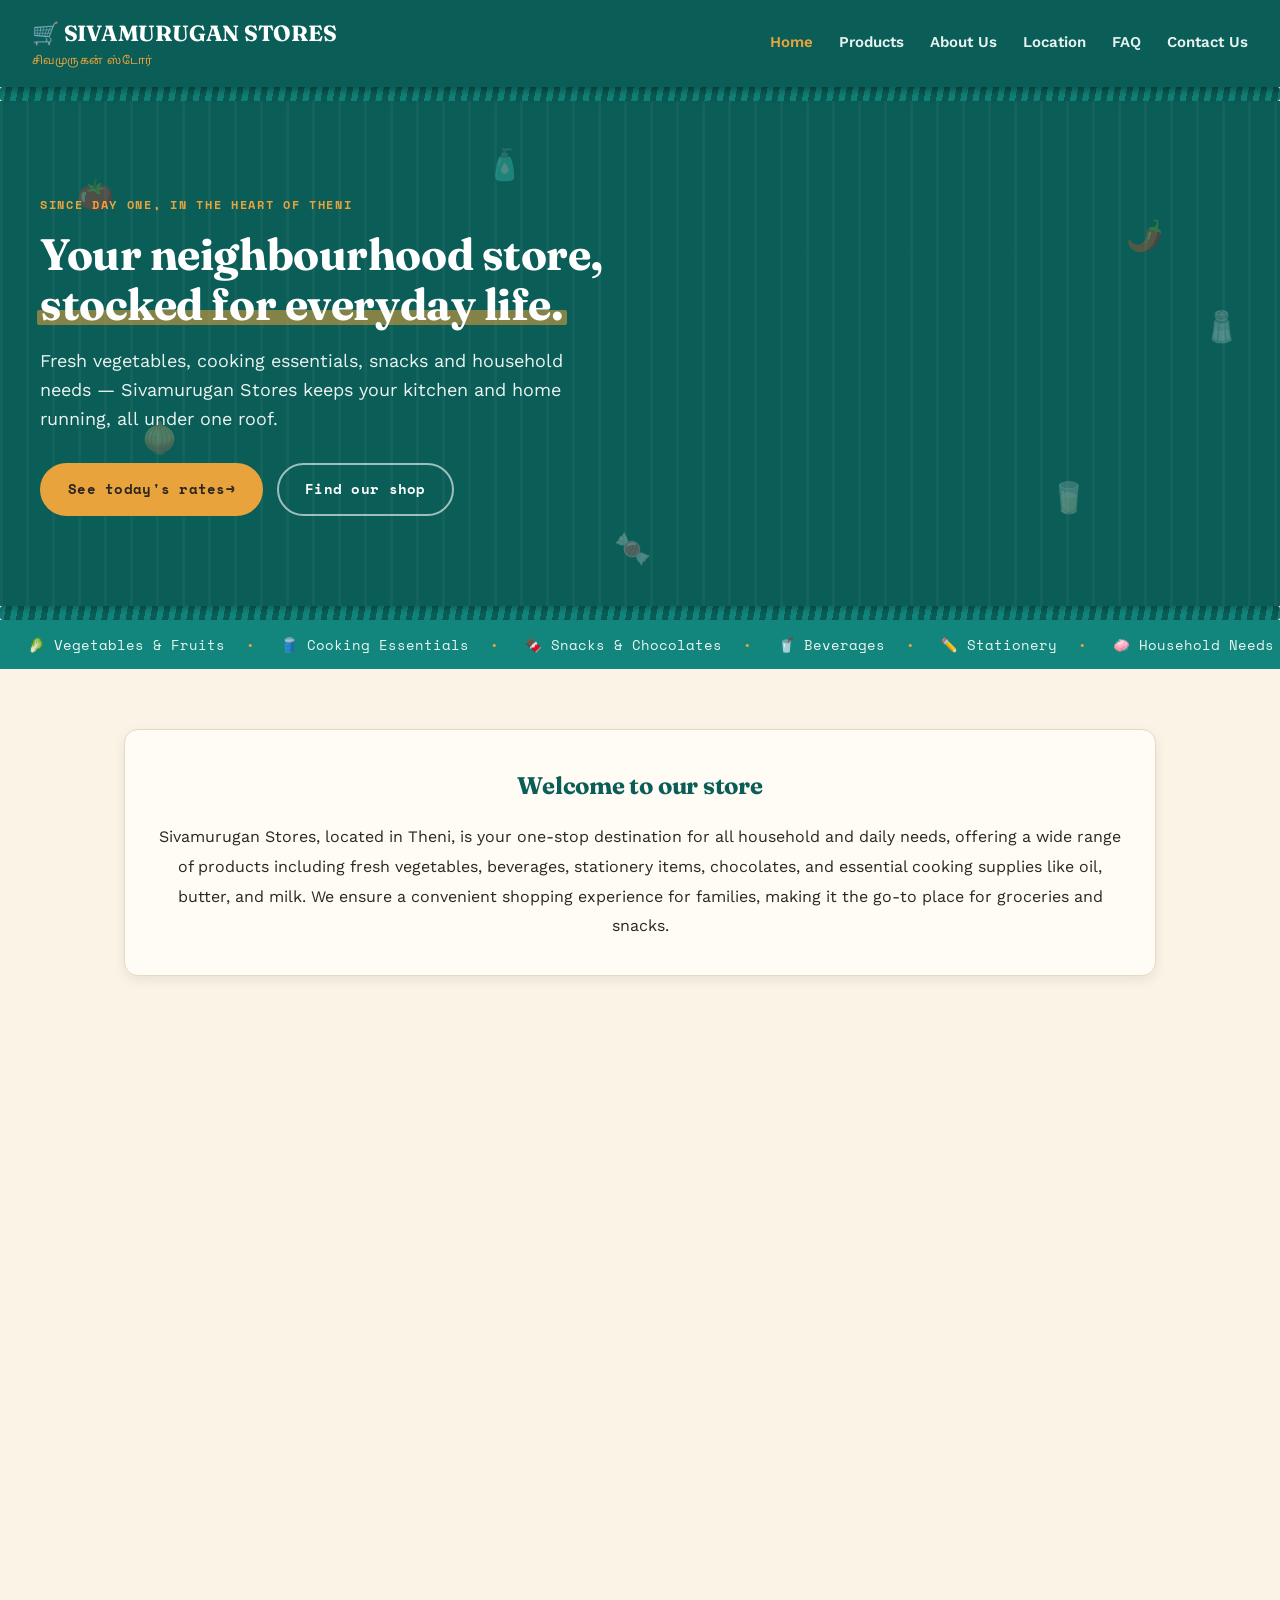
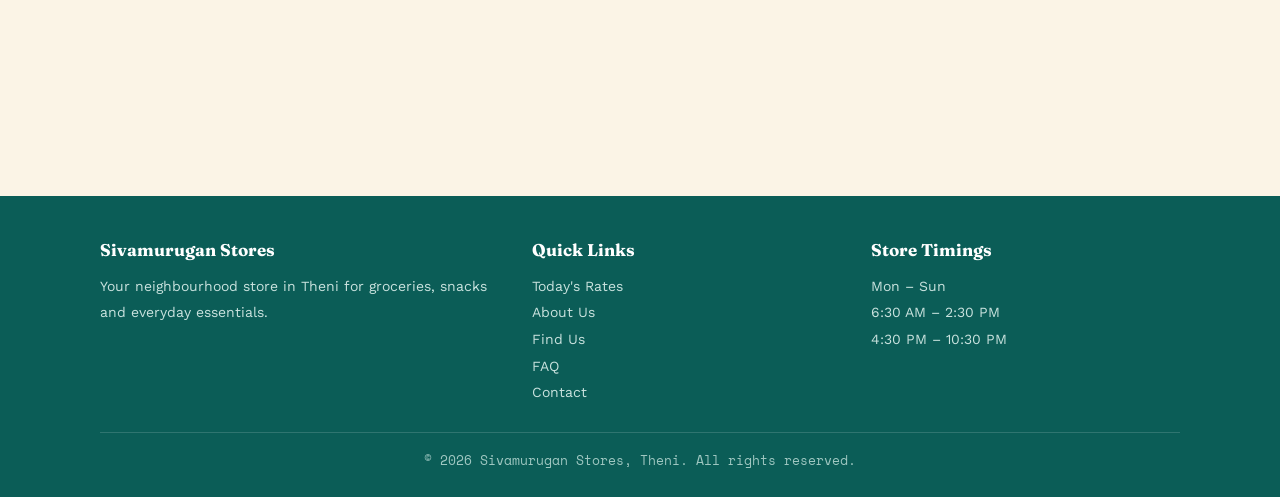
<file: index.html>
<!DOCTYPE html>
<html lang="en">
<head>
    <meta charset="UTF-8">
    <meta name="viewport" content="width=device-width, initial-scale=1.0">
    <title>Sivamurugan Stores — Your Neighbourhood Store in Theni - Visit Us </title>
    <meta name="description" content="Sivamurugan Stores in Theni: fresh vegetables, groceries, snacks and daily essentials, all under one roof. See today's rates, store timings and find us on the map.">
    <link rel="stylesheet" href="style.css">
    <link rel="icon" href="assets/wallpaperflare_com_wallpaper.jpg">
    <link rel="preconnect" href="https://fonts.googleapis.com">
    <link rel="preconnect" href="https://fonts.gstatic.com" crossorigin>
    <link href="https://fonts.googleapis.com/css2?family=Fraunces:opsz,wght@9..144,500;9..144,700;9..144,900&family=Work+Sans:wght@400;500;600;700&family=Space+Mono:wght@400;700&family=Noto+Sans+Tamil:wght@500;700&display=swap" rel="stylesheet">
</head>
<body data-page="home">
    <div class="header">
        <a href="index.html" class="brand">
            <div>
                <h1 class="one">🛒 SIVAMURUGAN STORES</h1>
                <span class="brand-tamil">சிவமுருகன் ஸ்டோர்</span>
            </div>
        </a>
        <ul class="nav-links">
            <li><a href="index.html" data-page="home">Home</a></li>
            <li><a href="products.html" data-page="products">Products</a></li>
            <li><a href="about.html" data-page="about">About Us</a></li>
            <li><a href="location.html" data-page="location">Location</a></li>
            <li><a href="faq.html" data-page="faq">FAQ</a></li>
            <li><a href="contact.html" data-page="contact">Contact Us</a></li>    
        </ul>
    </div>
    <div class="roof-divider"></div>

    <div class="hero-section">
        <span class="floating-icon" style="top:14%; left:6%; animation-duration:7s; animation-delay:0s;">🍅</span>
        <span class="floating-icon" style="top:62%; left:11%; animation-duration:8.5s; animation-delay:1.2s;">🧅</span>
        <span class="floating-icon" style="top:22%; left:88%; animation-duration:6.5s; animation-delay:0.6s;">🌶️</span>
        <span class="floating-icon" style="top:74%; left:82%; animation-duration:9s; animation-delay:2s;">🥛</span>
        <span class="floating-icon" style="top:40%; left:94%; animation-duration:7.5s; animation-delay:1.6s;">🧂</span>
        <span class="floating-icon" style="top:84%; left:48%; animation-duration:8s; animation-delay:0.9s;">🍬</span>
        <span class="floating-icon" style="top:8%; left:38%; animation-duration:6.8s; animation-delay:2.4s;">🧴</span>

        <div class="hero-content">
            <span class="eyebrow">Since day one, in the heart of Theni</span>
            <h2>Your neighbourhood store,<br><span class="sweep-text">stocked for everyday life.</span></h2>
            <p>Fresh vegetables, cooking essentials, snacks and household needs — Sivamurugan Stores keeps your kitchen and home running, all under one roof.</p>
            <div class="hero-actions">
                <a href="products.html" class="btn btn-primary">See today's rates</a>
                <a href="location.html" class="btn btn-outline">Find our shop</a>
            </div>
        </div>
    </div>
    <div class="roof-divider"></div>

    <div class="marquee-wrap" aria-hidden="true">
        <div class="marquee-track">
            <span class="marquee-item">🥬 Vegetables &amp; Fruits</span>
            <span class="marquee-item">🛢️ Cooking Essentials</span>
            <span class="marquee-item">🍫 Snacks &amp; Chocolates</span>
            <span class="marquee-item">🥤 Beverages</span>
            <span class="marquee-item">✏️ Stationery</span>
            <span class="marquee-item">🧼 Household Needs</span>
            <span class="marquee-item">🥬 Vegetables &amp; Fruits</span>
            <span class="marquee-item">🛢️ Cooking Essentials</span>
            <span class="marquee-item">🍫 Snacks &amp; Chocolates</span>
            <span class="marquee-item">🥤 Beverages</span>
            <span class="marquee-item">✏️ Stationery</span>
            <span class="marquee-item">🧼 Household Needs</span>
        </div>
    </div>

    <div class="main-container">

        <div class="about-card reveal">
            <h3>Welcome to our store</h3>
            <p>Sivamurugan Stores, located in Theni, is your one-stop destination for all household and daily needs, offering a wide range of products including fresh vegetables, beverages, stationery items, chocolates, and essential cooking supplies like oil, butter, and milk. We ensure a convenient shopping experience for families, making it the go-to place for groceries and snacks.</p>
        </div>

        <div class="info-grid">
            <div class="store-image-wrap reveal reveal-left tilt-card">
                <img src="assets/1.jpg" alt="Sivamurugan Stores shopfront in Theni" class="store-image">
                <span class="store-image-tag">Our shop, Theni</span>
            </div>

            <div class="timing-card reveal reveal-right">
                <h3>⏰ Store Timings</h3>
                <p class="timing-sub">Open 7 days a week</p>
                <div class="time-slot">
                    <span class="session">Morning Session</span>
                    <span class="hours">6:30 AM – 2:30 PM</span>
                </div>
                <div class="time-slot">
                    <span class="session">Evening Session</span>
                    <span class="hours">4:30 PM – 10:30 PM</span>
                </div>
            </div>
        </div>

        <div class="highlight-strip">
            <div class="highlight-card reveal" style="transition-delay:0s;">
                <div class="icon">🥬</div>
                <h4>Fresh, daily</h4>
                <p>Vegetables and fruits sourced and stocked fresh every morning.</p>
            </div>
            <div class="highlight-card reveal" style="transition-delay:0.12s;">
                <div class="icon">🏷️</div>
                <h4>Fair, honest rates</h4>
                <p>See our current prices any time on the Products page — no surprises at the counter.</p>
            </div>
            <div class="highlight-card reveal" style="transition-delay:0.24s;">
                <div class="icon">🤝</div>
                <h4>Family-run</h4>
                <p>A local store that knows its customers, run with care since the start.</p>
            </div>
        </div>

    </div>

    <footer class="site-footer">
        <div class="footer-inner">
            <div>
                <h5>Sivamurugan Stores</h5>
                <p>Your neighbourhood store in Theni for groceries, snacks and everyday essentials.</p>
            </div>
            <div>
                <h5>Quick Links</h5>
                <p><a href="products.html">Today's Rates</a></p>
                <p><a href="about.html">About Us</a></p>
                <p><a href="location.html">Find Us</a></p>
                <p><a href="faq.html">FAQ</a></p>
                <p><a href="contact.html">Contact</a></p>
            </div>
            <div>
                <h5>Store Timings</h5>
                <p>Mon – Sun</p>
                <p>6:30 AM – 2:30 PM</p>
                <p>4:30 PM – 10:30 PM</p>
            </div>
        </div>
        <div class="footer-bottom">© 2026 Sivamurugan Stores, Theni. All rights reserved.</div>
    </footer>

    <script src="script.js"></script>
</body>
</html>
</file>
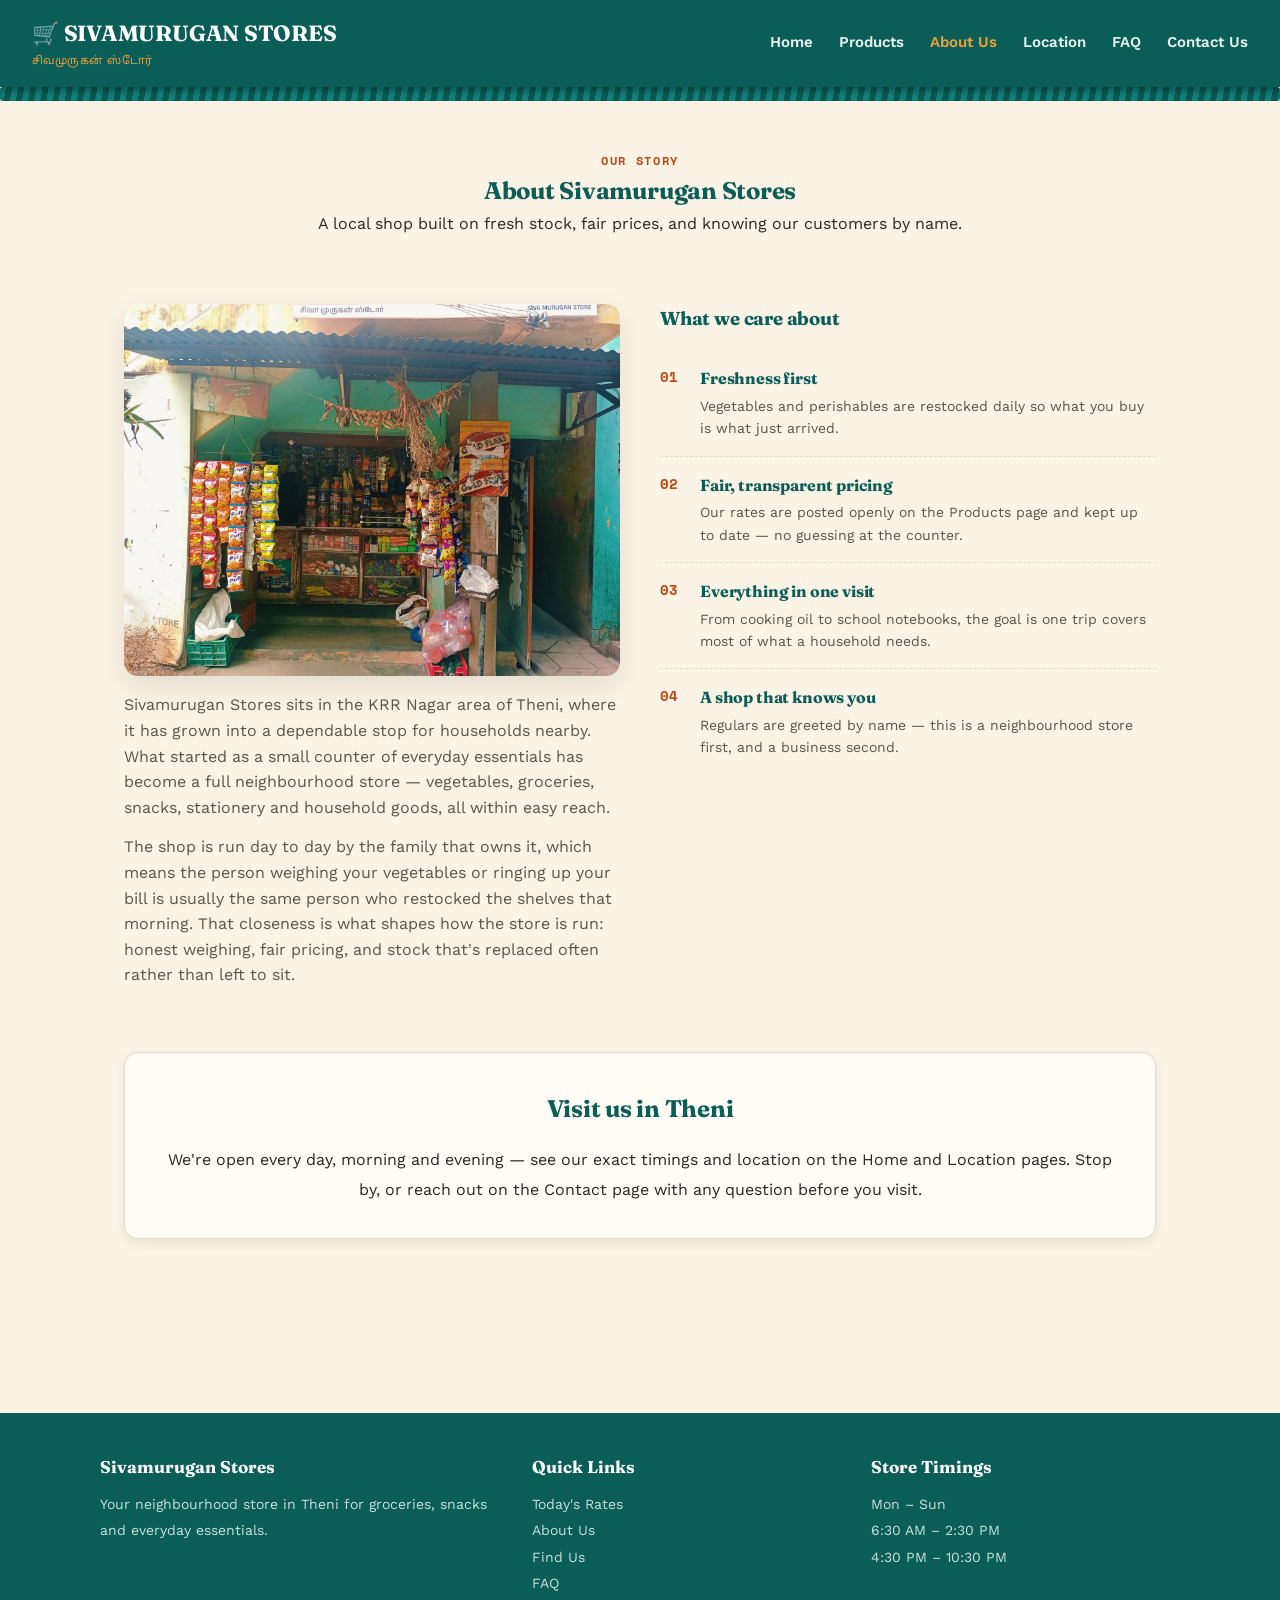
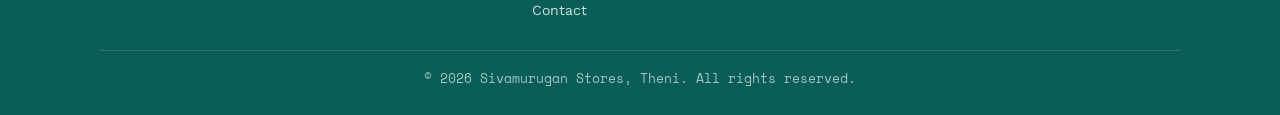
<file: about.html>
<!DOCTYPE html>
<html lang="en">
<head>
    <meta charset="UTF-8">
    <meta name="viewport" content="width=device-width, initial-scale=1.0">
    <title>About Us — Sivamurugan Stores</title>
    <meta name="description" content="Learn about Sivamurugan Stores in Theni — a family-run neighbourhood store serving fresh groceries and daily essentials.">
    <link rel="stylesheet" href="style.css">
    <link rel="icon" href="assets/wallpaperflare_com_wallpaper.jpg">
    <link rel="preconnect" href="https://fonts.googleapis.com">
    <link rel="preconnect" href="https://fonts.gstatic.com" crossorigin>
    <link href="https://fonts.googleapis.com/css2?family=Fraunces:opsz,wght@9..144,500;9..144,700;9..144,900&family=Work+Sans:wght@400;500;600;700&family=Space+Mono:wght@400;700&family=Noto+Sans+Tamil:wght@500;700&display=swap" rel="stylesheet">
</head>
<body data-page="about">
    <div class="header">
        <a href="index.html" class="brand">
            <div>
                <h1 class="one">🛒 SIVAMURUGAN STORES</h1>
                <span class="brand-tamil">சிவமுருகன் ஸ்டோர்</span>
            </div>
        </a>
        <ul class="nav-links">
            <li><a href="index.html" data-page="home">Home</a></li>
            <li><a href="products.html" data-page="products">Products</a></li>
            <li><a href="about.html" data-page="about">About Us</a></li>
            <li><a href="location.html" data-page="location">Location</a></li>
            <li><a href="faq.html" data-page="faq">FAQ</a></li>
            <li><a href="contact.html" data-page="contact">Contact Us</a></li>
        </ul>
    </div>
    <div class="roof-divider"></div>

    <div class="products-header">
        <span class="eyebrow">Our Story</span>
        <h2>About Sivamurugan Stores</h2>
        <p>A local shop built on fresh stock, fair prices, and knowing our customers by name.</p>
    </div>

    <div class="main-container">

        <div class="story-grid">
            <div>
                <img src="assets/1.jpg" alt="Sivamurugan Stores shopfront" class="store-image" style="margin-bottom:16px;">
                <p>Sivamurugan Stores sits in the KRR Nagar area of Theni, where it has grown into a dependable stop for households nearby. What started as a small counter of everyday essentials has become a full neighbourhood store — vegetables, groceries, snacks, stationery and household goods, all within easy reach.</p>
                <p>The shop is run day to day by the family that owns it, which means the person weighing your vegetables or ringing up your bill is usually the same person who restocked the shelves that morning. That closeness is what shapes how the store is run: honest weighing, fair pricing, and stock that's replaced often rather than left to sit.</p>
            </div>
            <div>
                <h3 style="margin-bottom:16px;">What we care about</h3>
                <ul class="value-list">
                    <li>
                        <span class="num">01</span>
                        <div>
                            <h4>Freshness first</h4>
                            <p>Vegetables and perishables are restocked daily so what you buy is what just arrived.</p>
                        </div>
                    </li>
                    <li>
                        <span class="num">02</span>
                        <div>
                            <h4>Fair, transparent pricing</h4>
                            <p>Our rates are posted openly on the Products page and kept up to date — no guessing at the counter.</p>
                        </div>
                    </li>
                    <li>
                        <span class="num">03</span>
                        <div>
                            <h4>Everything in one visit</h4>
                            <p>From cooking oil to school notebooks, the goal is one trip covers most of what a household needs.</p>
                        </div>
                    </li>
                    <li>
                        <span class="num">04</span>
                        <div>
                            <h4>A shop that knows you</h4>
                            <p>Regulars are greeted by name — this is a neighbourhood store first, and a business second.</p>
                        </div>
                    </li>
                </ul>
            </div>
        </div>

        <div class="about-card">
            <h3>Visit us in Theni</h3>
            <p>We're open every day, morning and evening — see our exact timings and location on the Home and Location pages. Stop by, or reach out on the Contact page with any question before you visit.</p>
        </div>

    </div>

    <footer class="site-footer">
        <div class="footer-inner">
            <div>
                <h5>Sivamurugan Stores</h5>
                <p>Your neighbourhood store in Theni for groceries, snacks and everyday essentials.</p>
            </div>
            <div>
                <h5>Quick Links</h5>
                <p><a href="products.html">Today's Rates</a></p>
                <p><a href="about.html">About Us</a></p>
                <p><a href="location.html">Find Us</a></p>
                <p><a href="faq.html">FAQ</a></p>
                <p><a href="contact.html">Contact</a></p>
            </div>
            <div>
                <h5>Store Timings</h5>
                <p>Mon – Sun</p>
                <p>6:30 AM – 2:30 PM</p>
                <p>4:30 PM – 10:30 PM</p>
            </div>
        </div>
        <div class="footer-bottom">© 2026 Sivamurugan Stores, Theni. All rights reserved.</div>
    </footer>

    <script src="script.js"></script>
</body>
</html>
</file>
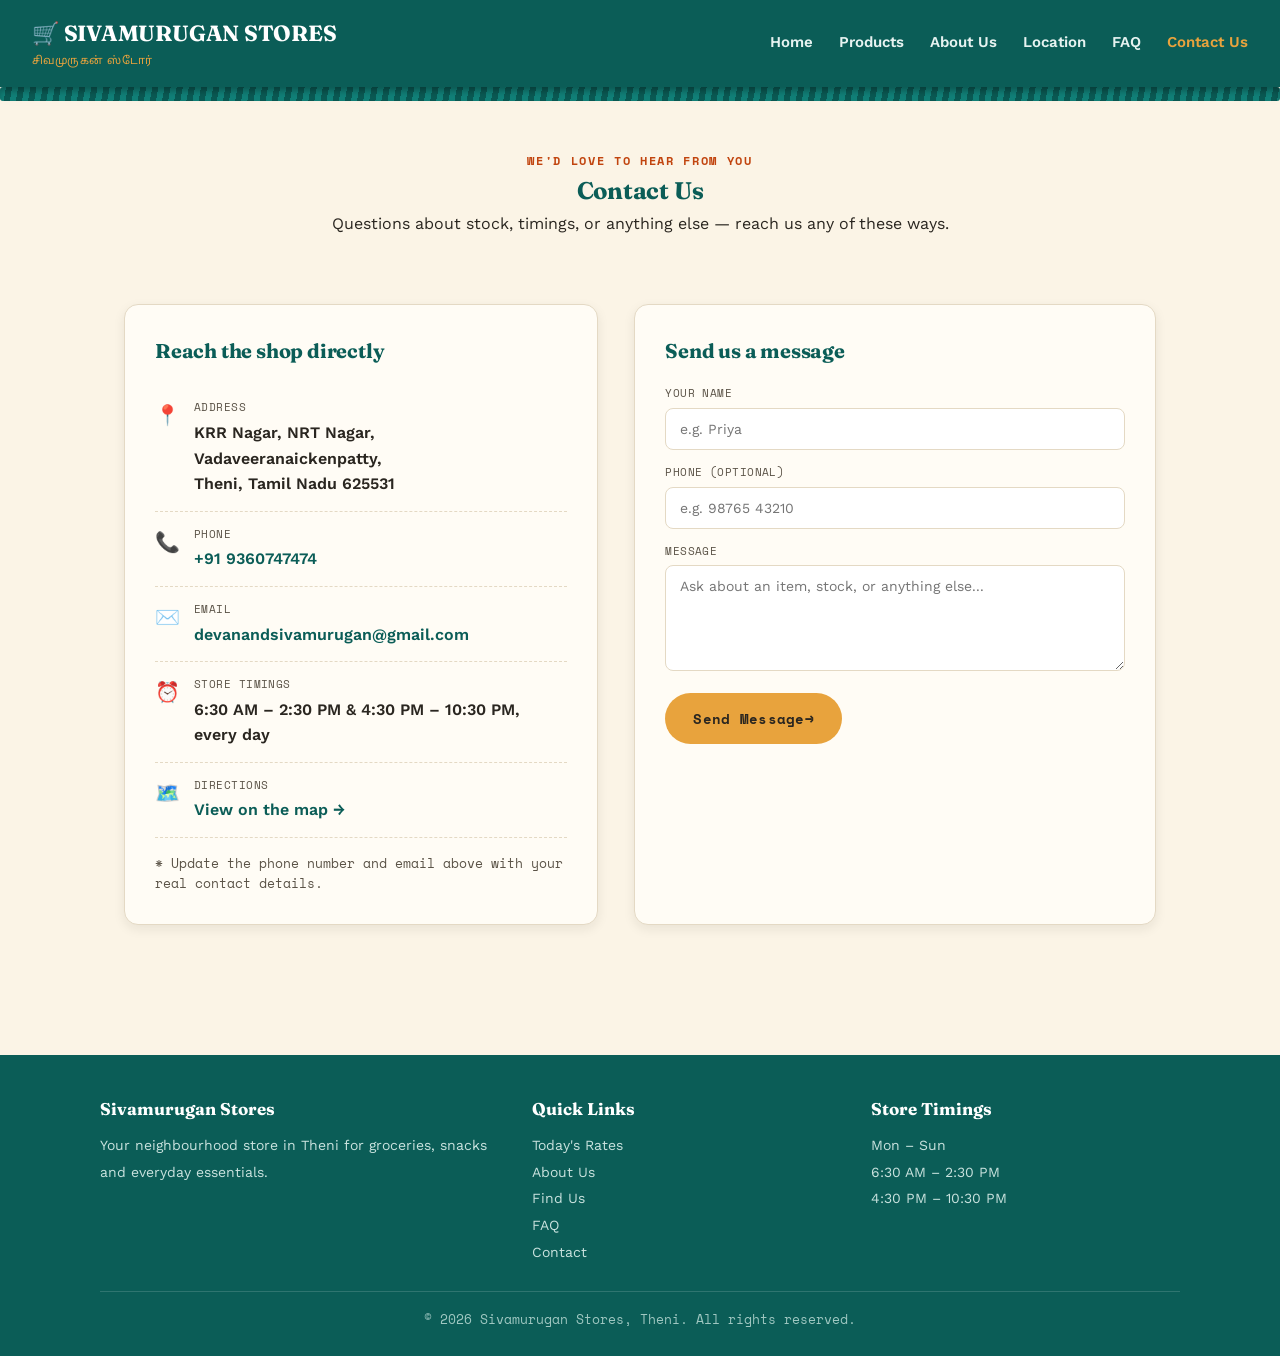
<file: contact.html>
<!DOCTYPE html>
<html lang="en">
<head>
    <meta charset="UTF-8">
    <meta name="viewport" content="width=device-width, initial-scale=1.0">
    <title>Contact Us — Sivamurugan Stores</title>
    <meta name="description" content="Get in touch with Sivamurugan Stores in Theni — phone, address, timings and a message form.">
    <link rel="stylesheet" href="style.css">
    <link rel="icon" href="assets/wallpaperflare_com_wallpaper.jpg">
    <link rel="preconnect" href="https://fonts.googleapis.com">
    <link rel="preconnect" href="https://fonts.gstatic.com" crossorigin>
    <link href="https://fonts.googleapis.com/css2?family=Fraunces:opsz,wght@9..144,500;9..144,700;9..144,900&family=Work+Sans:wght@400;500;600;700&family=Space+Mono:wght@400;700&family=Noto+Sans+Tamil:wght@500;700&display=swap" rel="stylesheet">
</head>
<body data-page="contact">
    <div class="header">
        <a href="index.html" class="brand">
            <div>
                <h1 class="one">🛒 SIVAMURUGAN STORES</h1>
                <span class="brand-tamil">சிவமுருகன் ஸ்டோர்</span>
            </div>
        </a>
        <ul class="nav-links">
            <li><a href="index.html" data-page="home">Home</a></li>
            <li><a href="products.html" data-page="products">Products</a></li>
            <li><a href="about.html" data-page="about">About Us</a></li>
            <li><a href="location.html" data-page="location">Location</a></li>
            <li><a href="faq.html" data-page="faq">FAQ</a></li>
            <li><a href="contact.html" data-page="contact">Contact Us</a></li>
        </ul>
    </div>
    <div class="roof-divider"></div>

    <div class="products-header">
        <span class="eyebrow">We'd love to hear from you</span>
        <h2>Contact Us</h2>
        <p>Questions about stock, timings, or anything else — reach us any of these ways.</p>
    </div>

    <div class="main-container">
        <div class="contact-grid">

            <div class="contact-info-card">
                <h3>Reach the shop directly</h3>

                <div class="contact-row">
                    <span class="ic">📍</span>
                    <div>
                        <div class="label">Address</div>
                        <div class="val">KRR Nagar, NRT Nagar, Vadaveeranaickenpatty,<br>Theni, Tamil Nadu 625531</div>
                    </div>
                </div>

                <div class="contact-row">
                    <span class="ic">📞</span>
                    <div>
                        <div class="label">Phone</div>
                        <div class="val"><a href="tel:+919360747474">+91 9360747474</a></div>
                    </div>
                </div>

                <div class="contact-row">
                    <span class="ic">✉️</span>
                    <div>
                        <div class="label">Email</div>
                        <div class="val"><a href="mailto:devanandsivamurugan@gmail.com">devanandsivamurugan@gmail.com</a></div>
                    </div>
                </div>

                <div class="contact-row">
                    <span class="ic">⏰</span>
                    <div>
                        <div class="label">Store Timings</div>
                        <div class="val">6:30 AM – 2:30 PM &amp; 4:30 PM – 10:30 PM, every day</div>
                    </div>
                </div>

                <div class="contact-row">
                    <span class="ic">🗺️</span>
                    <div>
                        <div class="label">Directions</div>
                        <div class="val"><a href="location.html">View on the map →</a></div>
                    </div>
                </div>

                <p style="margin-top:16px; font-size:12.5px; color:var(--ink-soft); font-family:'Space Mono',monospace;">
                    * Update the phone number and email above with your real contact details.
                </p>
            </div>

            <div class="contact-form-card">
                <h3>Send us a message</h3>
                <form id="contactForm">
                    <div>
                        <label for="cfName">Your name</label>
                        <input type="text" id="cfName" placeholder="e.g. Priya" required>
                    </div>
                    <div>
                        <label for="cfPhone">Phone (optional)</label>
                        <input type="tel" id="cfPhone" placeholder="e.g. 98765 43210">
                    </div>
                    <div>
                        <label for="cfMessage">Message</label>
                        <textarea id="cfMessage" rows="5" placeholder="Ask about an item, stock, or anything else..." required></textarea>
                    </div>
                    <button type="submit" class="btn btn-primary" style="align-self:flex-start;">Send Message</button>
                    <div class="form-status" id="formStatus"></div>
                </form>
            </div>

        </div>
    </div>

    <footer class="site-footer">
        <div class="footer-inner">
            <div>
                <h5>Sivamurugan Stores</h5>
                <p>Your neighbourhood store in Theni for groceries, snacks and everyday essentials.</p>
            </div>
            <div>
                <h5>Quick Links</h5>
                <p><a href="products.html">Today's Rates</a></p>
                <p><a href="about.html">About Us</a></p>
                <p><a href="location.html">Find Us</a></p>
                <p><a href="faq.html">FAQ</a></p>
                <p><a href="contact.html">Contact</a></p>
            </div>
            <div>
                <h5>Store Timings</h5>
                <p>Mon – Sun</p>
                <p>6:30 AM – 2:30 PM</p>
                <p>4:30 PM – 10:30 PM</p>
            </div>
        </div>
        <div class="footer-bottom">© 2026 Sivamurugan Stores, Theni. All rights reserved.</div>
    </footer>

    <script src="script.js"></script>
</body>
</html>
</file>
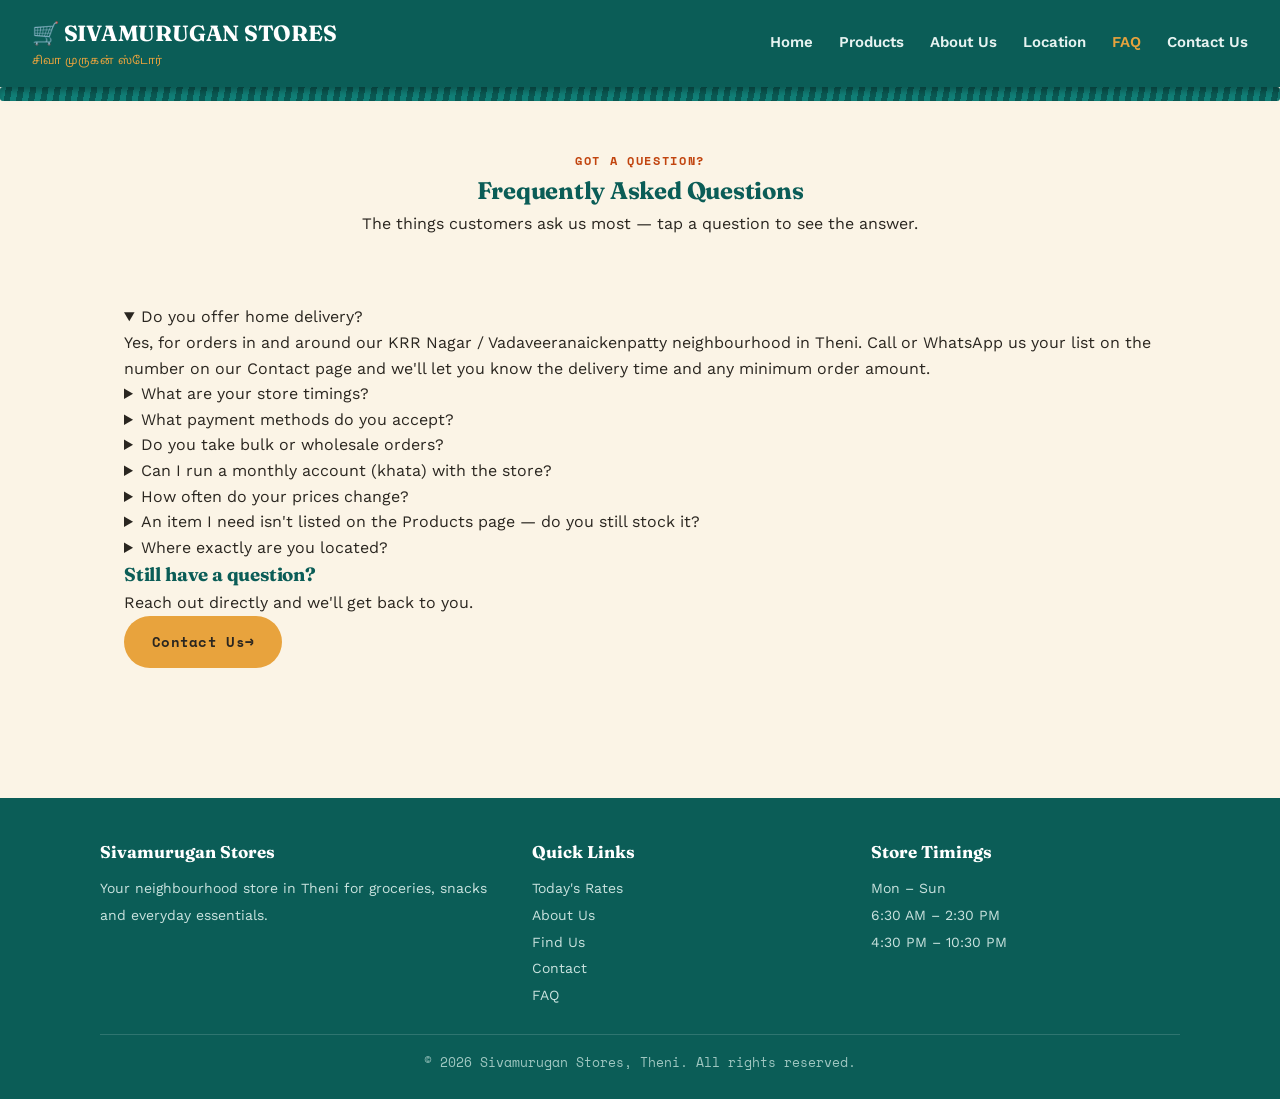
<file: faq.html>
<!DOCTYPE html>
<html lang="en">
<head>
    <meta charset="UTF-8">
    <meta name="viewport" content="width=device-width, initial-scale=1.0">
    <title>FAQ — Sivamurugan Stores</title>
    <meta name="description" content="Common questions about Sivamurugan Stores in Theni — delivery, payment methods, bulk orders, timings and more.">
    <link rel="stylesheet" href="style.css">
    <link rel="icon" href="assets/wallpaperflare_com_wallpaper.jpg">
    <link rel="preconnect" href="https://fonts.googleapis.com">
    <link rel="preconnect" href="https://fonts.gstatic.com" crossorigin>
    <link href="https://fonts.googleapis.com/css2?family=Fraunces:opsz,wght@9..144,500;9..144,700;9..144,900&family=Work+Sans:wght@400;500;600;700&family=Space+Mono:wght@400;700&family=Noto+Sans+Tamil:wght@500;700&display=swap" rel="stylesheet">
</head>
<body data-page="faq">
    <div class="header">
        <a href="index.html" class="brand">
            <div>
                <h1 class="one">🛒 SIVAMURUGAN STORES</h1>
                <span class="brand-tamil">சிவா முருகன் ஸ்டோர்</span>
            </div>
        </a>
        <ul class="nav-links">
            <li><a href="index.html" data-page="home">Home</a></li>
            <li><a href="products.html" data-page="products">Products</a></li>
            <li><a href="about.html" data-page="about">About Us</a></li>
            <li><a href="location.html" data-page="location">Location</a></li>
            <li><a href="faq.html" data-page="faq">FAQ</a></li>
            <li><a href="contact.html" data-page="contact">Contact Us</a></li>
        </ul>
    </div>
    <div class="roof-divider"></div>

    <div class="products-header">
        <span class="eyebrow">Got a question?</span>
        <h2>Frequently Asked Questions</h2>
        <p>The things customers ask us most — tap a question to see the answer.</p>
    </div>

    <div class="main-container">
        <div class="faq-list">

            <details class="faq-item" open>
                <summary>Do you offer home delivery?</summary>
                <div class="faq-answer">Yes, for orders in and around our KRR Nagar / Vadaveeranaickenpatty neighbourhood in Theni. Call or WhatsApp us your list on the number on our Contact page and we'll let you know the delivery time and any minimum order amount.</div>
            </details>

            <details class="faq-item">
                <summary>What are your store timings?</summary>
                <div class="faq-answer">We're open every day of the week in two sessions: 6:30 AM – 2:30 PM in the morning, and 4:30 PM – 10:30 PM in the evening. We're closed for a short break between 2:30 PM and 4:30 PM.</div>
            </details>

            <details class="faq-item">
                <summary>What payment methods do you accept?</summary>
                <div class="faq-answer">Cash and all major UPI apps (Google Pay, PhonePe, Paytm) are accepted at the counter. Just ask the person billing you for our UPI QR code if you don't see it displayed.</div>
            </details>

            <details class="faq-item">
                <summary>Do you take bulk or wholesale orders?</summary>
                <div class="faq-answer">Yes — for functions, events, or larger household stock-ups, contact us ahead of time through the Contact page or by phone so we can set aside quantities and confirm pricing for bulk purchases.</div>
            </details>

            <details class="faq-item">
                <summary>Can I run a monthly account (khata) with the store?</summary>
                <div class="faq-answer">Regular customers can speak with the shop owner directly about setting up a monthly account. This is arranged in person and isn't something we can confirm over the website.</div>
            </details>

            <details class="faq-item">
                <summary>How often do your prices change?</summary>
                <div class="faq-answer">We update the Products page whenever rates change, so what you see there reflects our current prices. Vegetable and fruit prices can shift with the market more often than packaged goods.</div>
            </details>

            <details class="faq-item">
                <summary>An item I need isn't listed on the Products page — do you still stock it?</summary>
                <div class="faq-answer">Possibly — the Products page lists our common items, but our shelves carry more than what's listed online. Call ahead or drop by and ask; we're happy to check.</div>
            </details>

            <details class="faq-item">
                <summary>Where exactly are you located?</summary>
                <div class="faq-answer">We're in KRR Nagar, NRT Nagar, Vadaveeranaickenpatty, Theni, Tamil Nadu 625531. See the Location page for the map and directions.</div>
            </details>

        </div>

        <div class="faq-cta">
            <h3>Still have a question?</h3>
            <p>Reach out directly and we'll get back to you.</p>
            <a href="contact.html" class="btn btn-primary">Contact Us</a>
        </div>
    </div>

    <footer class="site-footer">
        <div class="footer-inner">
            <div>
                <h5>Sivamurugan Stores</h5>
                <p>Your neighbourhood store in Theni for groceries, snacks and everyday essentials.</p>
            </div>
            <div>
                <h5>Quick Links</h5>
                <p><a href="products.html">Today's Rates</a></p>
                <p><a href="about.html">About Us</a></p>
                <p><a href="location.html">Find Us</a></p>
                <p><a href="contact.html">Contact</a></p>
                <p><a href="faq.html">FAQ</a></p>
            </div>
            <div>
                <h5>Store Timings</h5>
                <p>Mon – Sun</p>
                <p>6:30 AM – 2:30 PM</p>
                <p>4:30 PM – 10:30 PM</p>
            </div>
        </div>
        <div class="footer-bottom">© 2026 Sivamurugan Stores, Theni. All rights reserved.</div>
    </footer>

    <script src="script.js"></script>
</body>
</html>
</file>
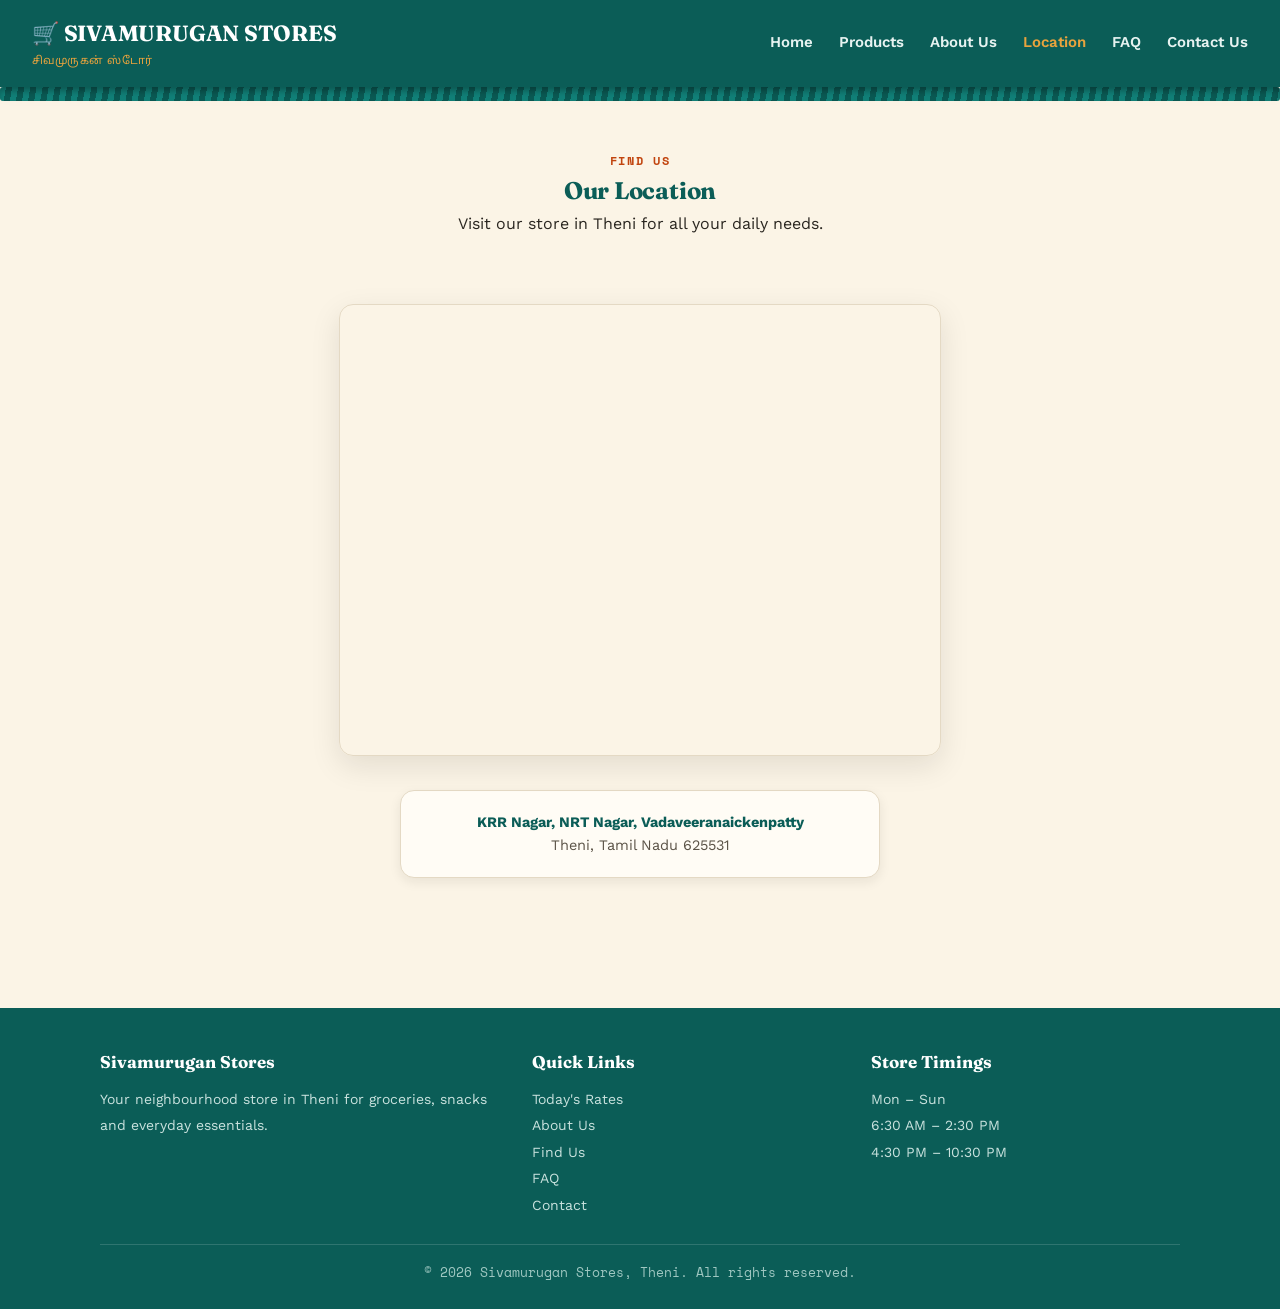
<file: location.html>
<!DOCTYPE html>
<html lang="en">
<head>
    <meta charset="UTF-8">
    <meta name="viewport" content="width=device-width, initial-scale=1.0">
    <title>Location — Sivamurugan Stores</title>
    <meta name="description" content="Find Sivamurugan Stores in KRR Nagar, Theni, Tamil Nadu on the map.">
    <link rel="stylesheet" href="style.css">
    <link rel="icon" href="assets/wallpaperflare_com_wallpaper.jpg">
    <link rel="preconnect" href="https://fonts.googleapis.com">
    <link rel="preconnect" href="https://fonts.gstatic.com" crossorigin>
    <link href="https://fonts.googleapis.com/css2?family=Fraunces:opsz,wght@9..144,500;9..144,700;9..144,900&family=Work+Sans:wght@400;500;600;700&family=Space+Mono:wght@400;700&family=Noto+Sans+Tamil:wght@500;700&display=swap" rel="stylesheet">
</head>
<body data-page="location">
    <div class="header">
        <a href="index.html" class="brand">
            <div>
                <h1 class="one">🛒 SIVAMURUGAN STORES</h1>
                <span class="brand-tamil">சிவமுருகன் ஸ்டோர்</span>
            </div>
        </a>
        <ul class="nav-links">
            <li><a href="index.html" data-page="home">Home</a></li>
            <li><a href="products.html" data-page="products">Products</a></li>
            <li><a href="about.html" data-page="about">About Us</a></li>
            <li><a href="location.html" data-page="location">Location</a></li>
            <li><a href="faq.html" data-page="faq">FAQ</a></li>
            <li><a href="contact.html" data-page="contact">Contact Us</a></li>
        </ul>
    </div>
    <div class="roof-divider"></div>

    <div class="products-header">
        <span class="eyebrow">Find Us</span>
        <h2>Our Location</h2>
        <p>Visit our store in Theni for all your daily needs.</p>
    </div>

    <div class="main-container location-wrap">
        <div class="map-frame">
            <iframe src="https://www.google.com/maps/embed?pb=!1m18!1m12!1m3!1d3929.0231353615354!2d77.48559117407788!3d10.014947472779284!2m3!1f0!2f0!3f0!3m2!1i1024!2i768!4f13.1!3m3!1m2!1s0x3b0714b6b08455e9%3A0x75ea489390a24c37!2sKRR%20Nagar%2C%20NRT%20Nagar%2C%20Vadaveeranaickenpatty%2C%20Tamil%20Nadu%20625531!5e0!3m2!1sen!2sin!4v1776524855047!5m2!1sen!2sin" width="600" height="450" style="border:0;" allowfullscreen="" loading="lazy" referrerpolicy="no-referrer-when-downgrade"></iframe>
        </div>

        <div class="location-address">
            <p><strong style="color:var(--teal-deep);">KRR Nagar, NRT Nagar, Vadaveeranaickenpatty</strong><br>
            Theni, Tamil Nadu 625531</p>
        </div>
    </div>

    <footer class="site-footer">
        <div class="footer-inner">
            <div>
                <h5>Sivamurugan Stores</h5>
                <p>Your neighbourhood store in Theni for groceries, snacks and everyday essentials.</p>
            </div>
            <div>
                <h5>Quick Links</h5>
                <p><a href="products.html">Today's Rates</a></p>
                <p><a href="about.html">About Us</a></p>
                <p><a href="location.html">Find Us</a></p>
                <p><a href="faq.html">FAQ</a></p>
                <p><a href="contact.html">Contact</a></p>
            </div>
            <div>
                <h5>Store Timings</h5>
                <p>Mon – Sun</p>
                <p>6:30 AM – 2:30 PM</p>
                <p>4:30 PM – 10:30 PM</p>
            </div>
        </div>
        <div class="footer-bottom">© 2026 Sivamurugan Stores, Theni. All rights reserved.</div>
    </footer>

    <script src="script.js"></script>
</body>
</html>
</file>
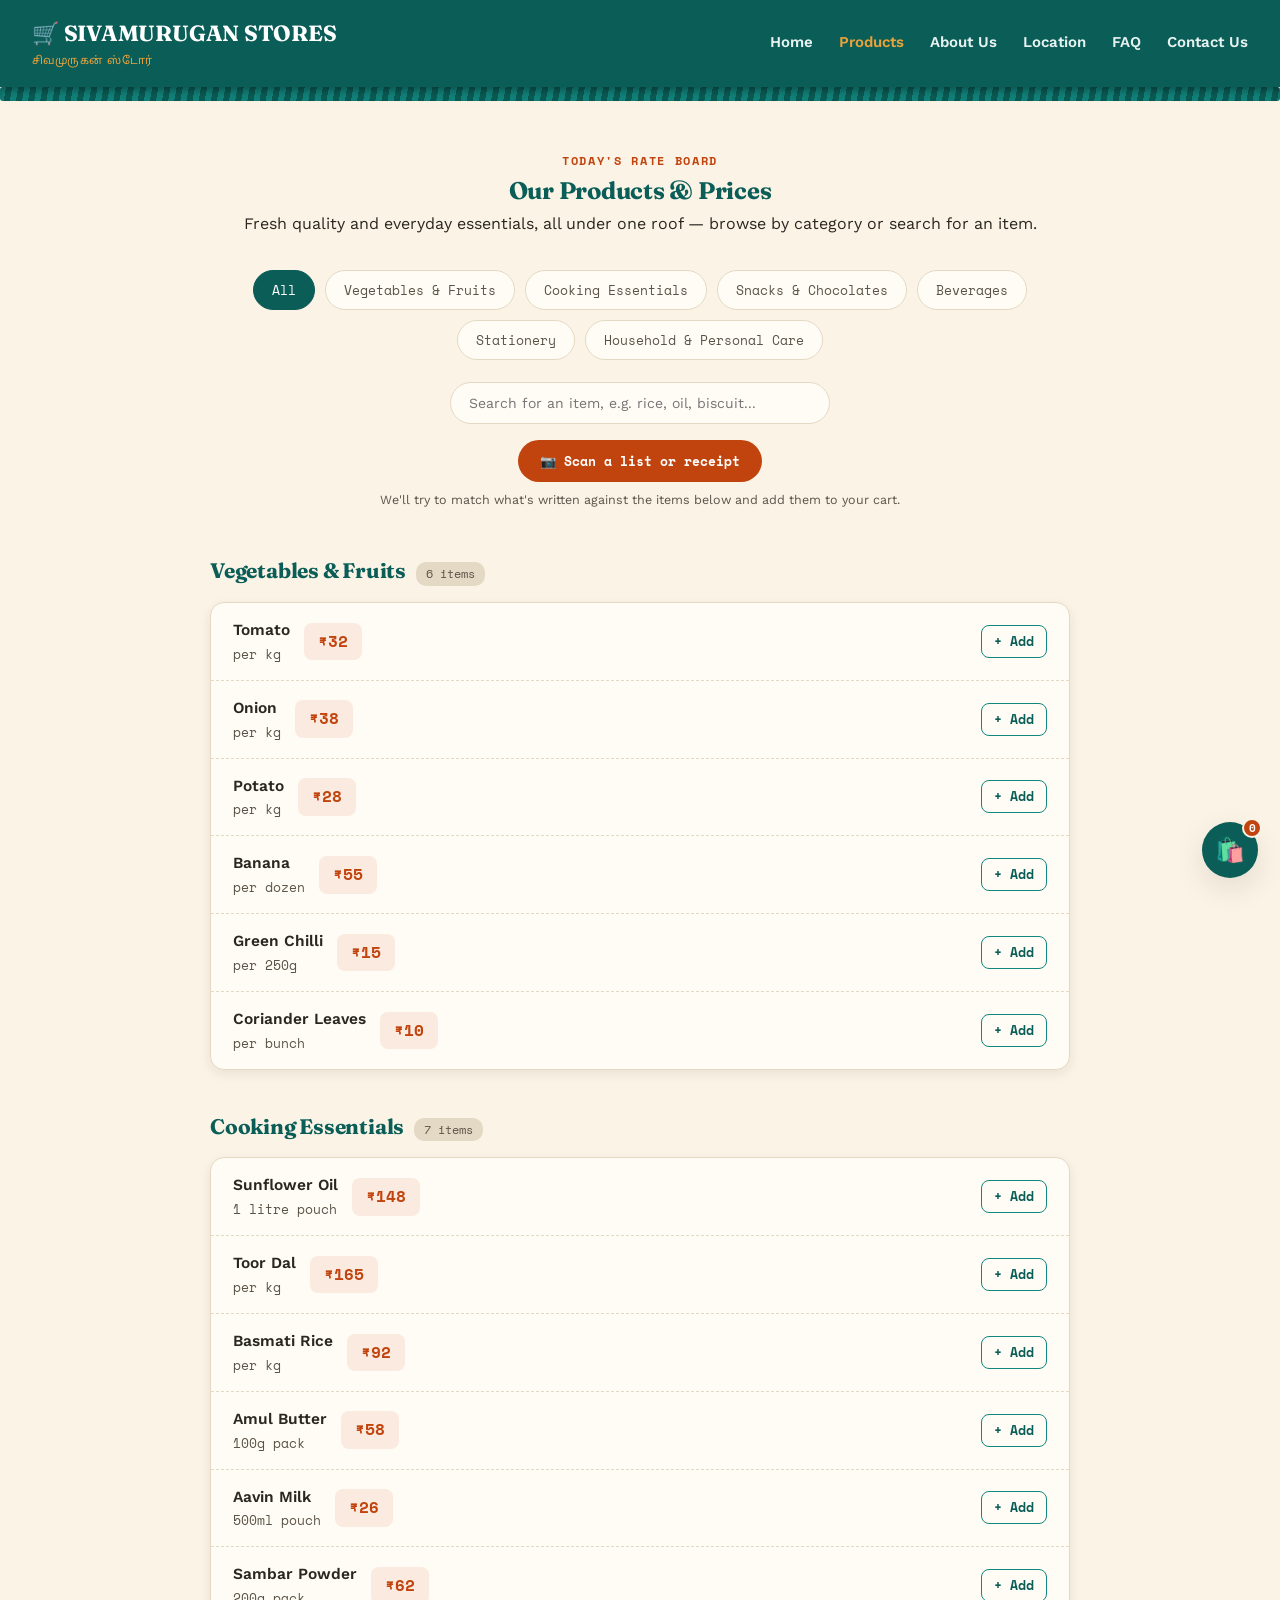
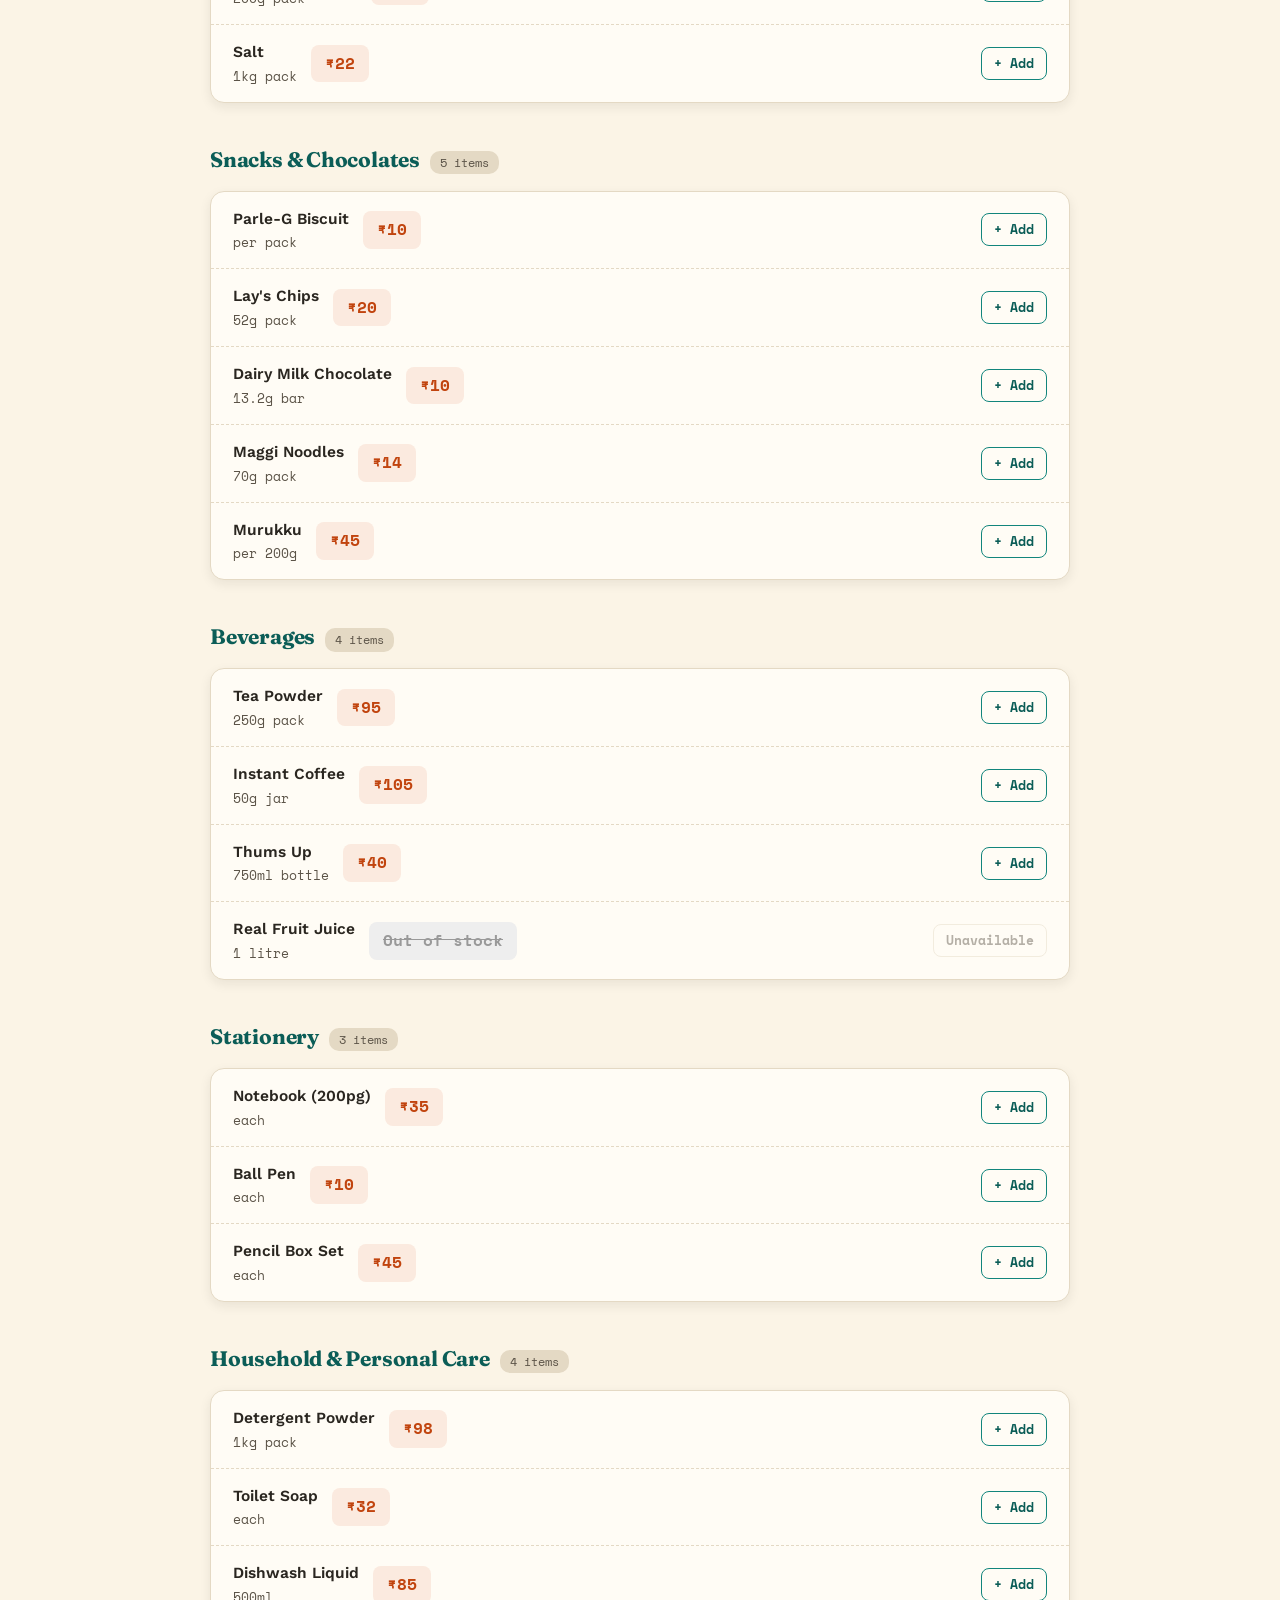
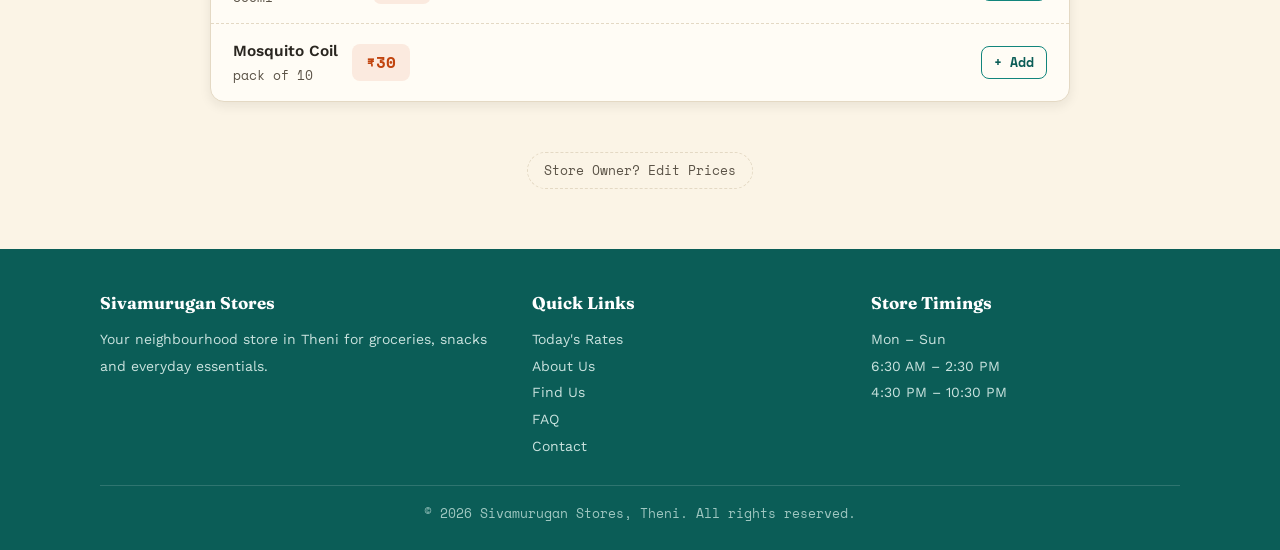
<file: products.html>
<!DOCTYPE html>
<html lang="en">
<head>
    <meta charset="UTF-8">
    <meta name="viewport" content="width=device-width, initial-scale=1.0">
    <title>Today's Rates — Sivamurugan Stores</title>
    <meta name="description" content="Browse Sivamurugan Stores' grocery categories and today's prices — vegetables, cooking essentials, snacks, beverages, stationery and household needs.">
    <link rel="stylesheet" href="style.css">
    <link rel="icon" href="assets/wallpaperflare_com_wallpaper.jpg">
    <link rel="preconnect" href="https://fonts.googleapis.com">
    <link rel="preconnect" href="https://fonts.gstatic.com" crossorigin>
    <link href="https://fonts.googleapis.com/css2?family=Fraunces:opsz,wght@9..144,500;9..144,700;9..144,900&family=Work+Sans:wght@400;500;600;700&family=Space+Mono:wght@400;700&family=Noto+Sans+Tamil:wght@500;700&display=swap" rel="stylesheet">
</head>
<body data-page="products">
    <div class="header">
        <a href="index.html" class="brand">
            <div>
                <h1 class="one">🛒 SIVAMURUGAN STORES</h1>
                <span class="brand-tamil">சிவமுருகன் ஸ்டோர்</span>
            </div>
        </a>
        <ul class="nav-links">
            <li><a href="index.html" data-page="home">Home</a></li>
            <li><a href="products.html" data-page="products">Products</a></li>
            <li><a href="about.html" data-page="about">About Us</a></li>
            <li><a href="location.html" data-page="location">Location</a></li>
            <li><a href="faq.html" data-page="faq">FAQ</a></li>
            <li><a href="contact.html" data-page="contact">Contact Us</a></li>
        </ul>
    </div>
    <div class="roof-divider"></div>

    <div class="products-header">
        <span class="eyebrow">Today's Rate Board</span>
        <h2>Our Products & Prices</h2>
        <p>Fresh quality and everyday essentials, all under one roof — browse by category or search for an item.</p>
    </div>

    <div class="category-tabs" id="categoryTabs"></div>

    <div class="search-row">
        <input type="text" id="productSearch" placeholder="Search for an item, e.g. rice, oil, biscuit...">
    </div>

    <div class="scan-row">
        <button type="button" id="receiptScanBtn" class="scan-btn">📷 Scan a list or receipt</button>
        <input type="file" id="receiptUpload" accept="image/*" capture="environment" hidden>
        <span class="scan-hint">We'll try to match what's written against the items below and add them to your cart.</span>
    </div>

    <div class="rate-board" id="rateBoard"></div>

    <!-- Floating cart button -->
    <button type="button" id="cartFab" class="cart-fab" aria-label="Open cart">
        🛍️<span class="cart-fab-count" id="cartFabCount" hidden>0</span>
    </button>

    <!-- Cart drawer -->
    <div class="cart-overlay" id="cartOverlay"></div>
    <aside class="cart-drawer" id="cartDrawer" aria-hidden="true">
        <div class="cart-drawer-head">
            <h3>Your Cart</h3>
            <button type="button" id="cartCloseBtn" class="cart-close" aria-label="Close cart">&times;</button>
        </div>
        <div class="cart-items" id="cartItems"></div>
        <div class="cart-drawer-foot">
            <div class="cart-total-row">
                <span>Estimated total</span>
                <span id="cartTotal">₹0</span>
            </div>
            <p class="cart-note">Prices are today's rates — final billing happens in-store.</p>
        </div>
    </aside>

    <!-- Mock "scanning" overlay -->
    <div class="scan-overlay" id="scanOverlay">
        <div class="scan-overlay-box">
            <div class="scan-spinner"></div>
            <p id="scanOverlayText">Reading your list…</p>
        </div>
    </div>

    <div class="admin-toggle-row">
        <button type="button" id="adminToggleBtn">Store Owner? Edit Prices</button>
    </div>

    <div class="admin-panel" id="adminPanel">
        <div class="admin-box">
            <h3>Manual Price Entry</h3>
            <p class="admin-sub">Add new items or edit existing ones below. Changes save to this browser automatically and appear on the rate board right away.</p>

            <form class="admin-form" id="addItemForm">
                <div>
                    <label for="newItemName">Item name</label>
                    <input type="text" id="newItemName" placeholder="e.g. Sugar" required>
                </div>
                <div>
                    <label for="newItemCategory">Category</label>
                    <input type="text" id="newItemCategory" placeholder="e.g. Cooking Essentials" required>
                </div>
                <div>
                    <label for="newItemUnit">Unit</label>
                    <input type="text" id="newItemUnit" placeholder="e.g. per kg">
                </div>
                <div>
                    <label for="newItemPrice">Price (₹)</label>
                    <input type="number" id="newItemPrice" placeholder="0" min="0" step="0.5" required>
                </div>
                <button type="submit" class="admin-add-btn">+ Add Item</button>
            </form>

            <div class="admin-table-wrap">
                <table class="admin-table">
                    <thead>
                        <tr>
                            <th>Name</th>
                            <th>Category</th>
                            <th>Unit</th>
                            <th>Price (₹)</th>
                            <th>In stock</th>
                            <th></th>
                        </tr>
                    </thead>
                    <tbody id="adminTableBody"></tbody>
                </table>
            </div>

            <div class="admin-actions">
                <span class="admin-save-note" id="saveNote" style="opacity:0;"></span>
                <button type="button" class="admin-reset-btn" id="resetDataBtn">Reset to sample data</button>
            </div>
        </div>
    </div>

    <footer class="site-footer">
        <div class="footer-inner">
            <div>
                <h5>Sivamurugan Stores</h5>
                <p>Your neighbourhood store in Theni for groceries, snacks and everyday essentials.</p>
            </div>
            <div>
                <h5>Quick Links</h5>
                <p><a href="products.html">Today's Rates</a></p>
                <p><a href="about.html">About Us</a></p>
                <p><a href="location.html">Find Us</a></p>
                <p><a href="faq.html">FAQ</a></p>
                <p><a href="contact.html">Contact</a></p>
            </div>
            <div>
                <h5>Store Timings</h5>
                <p>Mon – Sun</p>
                <p>6:30 AM – 2:30 PM</p>
                <p>4:30 PM – 10:30 PM</p>
            </div>
        </div>
        <div class="footer-bottom">© 2026 Sivamurugan Stores, Theni. All rights reserved.</div>
    </footer>

    <script src="script.js"></script>
</body>
</html>
</file>
<file: style.css>
/* =========================================================
   SIVAMURUGAN STORES — design tokens
   Palette drawn from the shop itself: the teal wall, the
   turmeric & chilli powders on the shelf, kraft-paper price
   tags, and the corrugated tin roof out front.
   ========================================================= */
:root {
  --teal-deep:   #0B5D57;
  --teal-mid:    #12857C;
  --teal-bright: #17A398;
  --saffron:     #E8A33D;
  --vermillion:  #C1440E;
  --leaf:        #4C7A3D;
  --cream:       #FBF4E6;
  --paper:       #FFFCF5;
  --ink:         #2A2620;
  --ink-soft:    #5B5347;
  --line:        #E4D9C4;
  --shadow:      0 10px 30px rgba(20, 20, 10, 0.10);
  --shadow-sm:   0 4px 12px rgba(20, 20, 10, 0.08);
  --radius:      14px;
}

* { margin: 0; padding: 0; box-sizing: border-box; }

html { scroll-behavior: smooth; }

body {
  font-family: 'Work Sans', sans-serif;
  background-color: var(--cream);
  color: var(--ink);
  line-height: 1.6;
}

h1, h2, h3, h4 {
  font-family: 'Fraunces', serif;
  font-weight: 700;
  letter-spacing: -0.01em;
  color: var(--teal-deep);
}

a { color: inherit; }

img { max-width: 100%; display: block; }

.eyebrow {
  font-family: 'Space Mono', monospace;
  text-transform: uppercase;
  letter-spacing: 0.14em;
  font-size: 12px;
  color: var(--vermillion);
  font-weight: 700;
}

/* Corrugated tin-roof divider — the shop's signature texture,
   used to separate sections instead of a plain <hr>. */
.roof-divider {
  height: 14px;
  background: repeating-linear-gradient(
    100deg,
    var(--teal-mid) 0 6px,
    var(--teal-deep) 6px 12px
  );
  box-shadow: inset 0 3px 6px rgba(0,0,0,0.25);
  border-radius: 3px;
  margin: 0;
}

/* --- NAVIGATION BAR --- */
.header {
  background-color: var(--teal-deep);
  color: white;
  padding: 16px 32px;
  position: sticky;
  top: 0px;
  z-index: 100;
  display: flex;
  justify-content: space-between;
  align-items: center;
  box-shadow: 0 4px 14px rgba(0,0,0,0.18);
  flex-wrap: wrap;
  gap: 12px;
}

.header .brand {
  display: flex;
  align-items: center;
  gap: 10px;
  text-decoration: none;
}

.header h1.one {
  font-size: 22px;
  color: #fff;
  font-family: 'Fraunces', serif;
  font-weight: 700;
}

.header .brand-tamil {
  display: block;
  font-family: 'Noto Sans Tamil', sans-serif;
  font-size: 11px;
  color: var(--saffron);
  letter-spacing: 0.04em;
  margin-top: 2px;
}

.nav-links {
  list-style: none;
  display: flex;
  gap: 26px;
  margin: 0;
  flex-wrap: wrap;
}

.nav-links li { font-weight: 600; font-size: 15px; }

.nav-links li a, .nav-links li {
  text-decoration: none;
  color: #E7F3F1;
  transition: color 0.25s;
  cursor: pointer;
  position: relative;
  padding-bottom: 2px;
}

.nav-links li a.active,
.nav-links li.active {
  color: var(--saffron);
}

.nav-links li a:hover, .nav-links li:hover {
  color: var(--saffron);
}

/* --- HERO SECTION --- */
.hero-section {
  position: relative;
  color: white;
  text-align: left;
  padding: 90px 40px;
  margin-bottom: 0;
  background:
    linear-gradient(100deg, rgba(11,93,87,0.94) 0%, rgba(11,93,87,0.72) 55%, rgba(11,93,87,0.40) 100%),
    var(--teal-deep);
  overflow: hidden;
}

.hero-section::after {
  content: "";
  position: absolute;
  inset: 0;
  background-image: repeating-linear-gradient(90deg, rgba(255,255,255,0.035) 0 3px, transparent 3px 26px);
  pointer-events: none;
}

.hero-content { max-width: 640px; position: relative; z-index: 1; }

.hero-content .eyebrow { color: var(--saffron); }

.hero-content h2 {
  font-size: 44px;
  line-height: 1.12;
  margin: 14px 0 18px;
  color: #fff;
}

.hero-content p {
  font-size: 18px;
  max-width: 560px;
  color: #EAF3F1;
}

.hero-actions {
  display: flex;
  gap: 14px;
  margin-top: 30px;
  flex-wrap: wrap;
}

/* Floating grocery icons drifting in the hero */
.floating-icon {
  position: absolute;
  font-size: 30px;
  opacity: 0.28;
  pointer-events: none;
  z-index: 0;
  animation-name: floatDrift;
  animation-timing-function: ease-in-out;
  animation-iteration-count: infinite;
}

@keyframes floatDrift {
  0%   { transform: translateY(0) rotate(0deg); }
  50%  { transform: translateY(-20px) rotate(8deg); }
  100% { transform: translateY(0) rotate(0deg); }
}

/* Scroll reveal — sections fade in as they enter view and fade
   back out as you scroll past them, so the page feels alive
   rather than a static print-out. */
.reveal {
  opacity: 0;
  transform: translateY(28px);
  transition: opacity 0.6s ease, transform 0.6s ease;
  will-change: opacity, transform;
}

.reveal.reveal-left  { transform: translateX(-32px); }
.reveal.reveal-right { transform: translateX(32px); }

.reveal.in-view {
  opacity: 1;
  transform: translateY(0) translateX(0);
}

/* Headline highlight sweep — a marker-stroke draws in behind
   the key phrase once the hero loads. */
.sweep-text {
  position: relative;
  z-index: 1;
  display: inline-block;
}

.sweep-text::after {
  content: "";
  position: absolute;
  left: -3px;
  right: -3px;
  bottom: 4px;
  height: 0.34em;
  background: var(--saffron);
  opacity: 0.55;
  z-index: -1;
  border-radius: 2px;
  transform-origin: left;
  animation: sweepIn 0.9s cubic-bezier(.4,0,.2,1) 0.7s both;
}

@keyframes sweepIn {
  from { transform: scaleX(0); }
  to   { transform: scaleX(1); }
}

/* Scrolling category ticker beneath the hero */
.marquee-wrap {
  background: var(--teal-mid);
  overflow: hidden;
  padding: 12px 0;
  white-space: nowrap;
}

.marquee-track {
  display: inline-flex;
  gap: 0;
  animation: marqueeScroll 26s linear infinite;
  width: max-content;
}

.marquee-item {
  font-family: 'Space Mono', monospace;
  font-size: 13.5px;
  color: #EAF7F5;
  padding: 0 28px;
  position: relative;
}

.marquee-item::after {
  content: "•";
  position: absolute;
  right: -2px;
  color: var(--saffron);
}

@keyframes marqueeScroll {
  from { transform: translateX(0); }
  to   { transform: translateX(-50%); }
}

.marquee-wrap:hover .marquee-track {
  animation-play-state: paused;
}

/* Tilt-on-hover for the shop photo */
.tilt-card {
  transition: transform 0.35s ease;
  transform-style: preserve-3d;
}

/* Scroll progress bar (injected by script.js) */
.scroll-progress-bar {
  position: fixed;
  top: 0;
  left: 0;
  height: 3px;
  width: 0%;
  background: linear-gradient(90deg, var(--saffron), var(--vermillion));
  z-index: 999;
}

/* Small arrow flourish on the primary button */
.btn-primary::after {
  content: " →";
  display: inline-block;
  transition: transform 0.25s ease;
}
.btn-primary:hover::after { transform: translateX(4px); }

.btn {
  display: inline-block;
  font-family: 'Space Mono', monospace;
  font-size: 14px;
  font-weight: 700;
  letter-spacing: 0.02em;
  text-decoration: none;
  padding: 13px 26px;
  border-radius: 30px;
  cursor: pointer;
  border: 2px solid transparent;
  transition: transform 0.2s ease, box-shadow 0.2s ease, background 0.2s ease;
}

.btn-primary {
  background: var(--saffron);
  color: var(--ink);
}
.btn-primary:hover { transform: translateY(-2px); box-shadow: var(--shadow-sm); }

.btn-outline {
  background: transparent;
  color: #fff;
  border-color: rgba(255,255,255,0.6);
}
.btn-outline:hover { background: rgba(255,255,255,0.12); transform: translateY(-2px); }

/* --- MAIN CONTAINER --- */
.main-container {
  max-width: 1080px;
  margin: 0 auto;
  padding: 60px 24px 70px;
}

.section-heading {
  text-align: center;
  max-width: 640px;
  margin: 0 auto 40px;
}

.section-heading .eyebrow { display: block; margin-bottom: 8px; }

.section-heading h2 { font-size: 32px; margin-bottom: 10px; }

.section-heading p { color: var(--ink-soft); font-size: 16px; }

/* --- ABOUT CARD --- */
.about-card {
  background: var(--paper);
  padding: 34px;
  border-radius: var(--radius);
  box-shadow: var(--shadow-sm);
  text-align: center;
  margin: 0 0 44px;
  line-height: 1.85;
  border: 1px solid var(--line);
}

.about-card h3 {
  color: var(--teal-deep);
  margin-bottom: 14px;
  font-size: 24px;
}

/* --- INFO GRID (Image + Timings) --- */
.info-grid {
  display: grid;
  grid-template-columns: 1.1fr 1fr;
  gap: 30px;
  align-items: center;
}

.store-image-wrap { position: relative; }

.store-image {
  width: 100%;
  border-radius: var(--radius);
  box-shadow: var(--shadow);
  object-fit: cover;
  aspect-ratio: 4/3;
}

.store-image-tag {
  position: absolute;
  bottom: -14px;
  left: -14px;
  background: var(--vermillion);
  color: #fff;
  font-family: 'Space Mono', monospace;
  font-size: 12px;
  letter-spacing: 0.06em;
  padding: 8px 16px;
  border-radius: 8px;
  box-shadow: var(--shadow-sm);
  transform: rotate(-3deg);
}

/* --- TIMINGS CARD --- */
.timing-card {
  background: var(--paper);
  padding: 30px;
  border-radius: var(--radius);
  box-shadow: var(--shadow-sm);
  height: 100%;
  display: flex;
  flex-direction: column;
  justify-content: center;
  border: 1px solid var(--line);
}

.timing-card h3 {
  text-align: center;
  color: var(--teal-deep);
  font-size: 21px;
  margin-bottom: 6px;
}

.timing-card .timing-sub {
  text-align: center;
  color: var(--ink-soft);
  font-size: 13px;
  margin-bottom: 18px;
}

.timing-card hr {
  border: 0;
  height: 2px;
  background: var(--line);
  margin-bottom: 6px;
  display: none;
}

.time-slot {
  display: flex;
  justify-content: space-between;
  align-items: center;
  padding: 15px 0;
  border-bottom: 1px dashed var(--line);
  font-size: 17px;
}

.time-slot:last-child { border-bottom: none; }

.session { font-weight: 600; color: var(--ink-soft); }

.hours {
  color: var(--teal-deep);
  font-weight: 700;
  font-family: 'Space Mono', monospace;
  font-size: 15px;
}

/* --- HIGHLIGHT STRIP (home page quick facts) --- */
.highlight-strip {
  display: grid;
  grid-template-columns: repeat(3, 1fr);
  gap: 20px;
  margin-top: 50px;
}

.highlight-card {
  background: var(--paper);
  border: 1px solid var(--line);
  border-radius: var(--radius);
  padding: 24px;
  text-align: center;
  box-shadow: var(--shadow-sm);
}

.highlight-card .icon { font-size: 26px; margin-bottom: 10px; }
.highlight-card h4 { font-size: 17px; margin-bottom: 6px; }
.highlight-card p { color: var(--ink-soft); font-size: 14px; }

/* --- FOOTER --- */
.site-footer {
  background: var(--teal-deep);
  color: #DDEDEA;
  padding: 40px 24px 26px;
  margin-top: 60px;
}

.footer-inner {
  max-width: 1080px;
  margin: 0 auto;
  display: grid;
  grid-template-columns: 1.3fr 1fr 1fr;
  gap: 30px;
}

.footer-inner h5 {
  font-family: 'Fraunces', serif;
  color: #fff;
  font-size: 17px;
  margin-bottom: 10px;
}

.footer-inner p, .footer-inner a {
  font-size: 14px;
  color: #C9E2DE;
  text-decoration: none;
  line-height: 1.9;
}

.footer-inner a:hover { color: var(--saffron); }

.footer-bottom {
  max-width: 1080px;
  margin: 26px auto 0;
  padding-top: 18px;
  border-top: 1px solid rgba(255,255,255,0.15);
  font-size: 12.5px;
  color: #9FC7C1;
  font-family: 'Space Mono', monospace;
  text-align: center;
}

/* Style all anchor tags inside list items generally */
li a { text-decoration: none; color: inherit; }

/* =========================================================
   PRODUCTS PAGE
   ========================================================= */
.products-header { text-align: center; padding: 46px 20px 8px; }

.category-tabs {
  display: flex;
  flex-wrap: wrap;
  gap: 10px;
  justify-content: center;
  margin: 26px auto 6px;
  max-width: 900px;
  padding: 0 20px;
}

.category-tab {
  font-family: 'Space Mono', monospace;
  font-size: 13px;
  background: var(--paper);
  border: 1.5px solid var(--line);
  color: var(--ink-soft);
  padding: 9px 18px;
  border-radius: 20px;
  cursor: pointer;
  transition: all 0.2s;
}

.category-tab:hover { border-color: var(--teal-mid); color: var(--teal-deep); }

.category-tab.active {
  background: var(--teal-deep);
  border-color: var(--teal-deep);
  color: #fff;
}

.search-row {
  max-width: 420px;
  margin: 22px auto 0;
  padding: 0 20px;
}

.search-row input {
  width: 100%;
  padding: 12px 18px;
  border-radius: 24px;
  border: 1.5px solid var(--line);
  font-family: 'Work Sans', sans-serif;
  font-size: 14px;
  background: var(--paper);
}

.search-row input:focus {
  outline: none;
  border-color: var(--teal-mid);
  box-shadow: 0 0 0 3px rgba(23,163,152,0.15);
}

/* Rate board — the products list, styled like the store's own
   handwritten price board, grouped by category. */
.rate-board {
  max-width: 900px;
  margin: 44px auto;
  padding: 0 20px;
}

.rate-category {
  margin-bottom: 40px;
}

.rate-category-title {
  display: flex;
  align-items: baseline;
  gap: 10px;
  margin-bottom: 14px;
}

.rate-category-title h3 {
  font-size: 21px;
  color: var(--teal-deep);
}

.rate-category-title .count {
  font-family: 'Space Mono', monospace;
  font-size: 12px;
  color: var(--ink-soft);
  background: var(--line);
  padding: 2px 10px;
  border-radius: 10px;
}

.rate-list {
  background: var(--paper);
  border: 1px solid var(--line);
  border-radius: var(--radius);
  box-shadow: var(--shadow-sm);
  overflow: hidden;
}

.rate-row {
  display: flex;
  justify-content: space-between;
  align-items: center;
  padding: 15px 22px;
  border-bottom: 1px dashed var(--line);
  gap: 14px;
}

.rate-row:last-child { border-bottom: none; }

.rate-item-name { font-weight: 600; font-size: 15.5px; }
.rate-item-unit {
  font-size: 12.5px;
  color: var(--ink-soft);
  font-family: 'Space Mono', monospace;
  margin-top: 2px;
}

.rate-price {
  font-family: 'Space Mono', monospace;
  font-weight: 700;
  font-size: 16px;
  color: var(--vermillion);
  background: #FBEADF;
  padding: 6px 14px;
  border-radius: 8px;
  white-space: nowrap;
}

.rate-price.out {
  color: #999;
  background: #eee;
  text-decoration: line-through;
}

.empty-state {
  text-align: center;
  padding: 50px 20px;
  color: var(--ink-soft);
}

/* --- Add to cart button on each rate row --- */
.rate-row-main {
  display: flex;
  align-items: center;
  gap: 14px;
}

.add-to-cart-btn {
  font-family: 'Space Mono', monospace;
  font-size: 12.5px;
  font-weight: 700;
  color: var(--teal-deep);
  background: var(--paper);
  border: 1.5px solid var(--teal-mid);
  border-radius: 8px;
  padding: 6px 12px;
  cursor: pointer;
  white-space: nowrap;
  transition: background 0.15s, color 0.15s, transform 0.1s;
}

.add-to-cart-btn:hover { background: var(--teal-deep); color: #fff; }
.add-to-cart-btn:active { transform: scale(0.96); }
.add-to-cart-btn.added { background: var(--leaf); border-color: var(--leaf); color: #fff; }
.add-to-cart-btn:disabled {
  cursor: not-allowed;
  opacity: 0.45;
  border-color: var(--line);
  color: var(--ink-soft);
}

/* --- Scan a list / receipt row --- */
.scan-row {
  max-width: 620px;
  margin: 16px auto 0;
  padding: 0 20px;
  text-align: center;
}

.scan-btn {
  font-family: 'Space Mono', monospace;
  font-size: 13px;
  font-weight: 700;
  color: #fff;
  background: var(--vermillion);
  border: none;
  border-radius: 24px;
  padding: 11px 22px;
  cursor: pointer;
  transition: transform 0.15s, box-shadow 0.15s;
}

.scan-btn:hover { transform: translateY(-2px); box-shadow: var(--shadow-sm); }

.scan-hint {
  display: block;
  margin-top: 8px;
  font-size: 12.5px;
  color: var(--ink-soft);
}

/* --- Mock "scanning" overlay --- */
.scan-overlay {
  display: none;
  position: fixed;
  inset: 0;
  background: rgba(42, 38, 32, 0.55);
  z-index: 200;
  align-items: center;
  justify-content: center;
}

.scan-overlay.show { display: flex; }

.scan-overlay-box {
  background: var(--paper);
  border-radius: var(--radius);
  padding: 34px 40px;
  text-align: center;
  box-shadow: var(--shadow);
}

.scan-overlay-box p {
  margin-top: 16px;
  font-family: 'Space Mono', monospace;
  font-size: 13.5px;
  color: var(--ink-soft);
}

.scan-spinner {
  width: 40px;
  height: 40px;
  margin: 0 auto;
  border: 4px solid var(--line);
  border-top-color: var(--teal-deep);
  border-radius: 50%;
  animation: scan-spin 0.8s linear infinite;
}

@keyframes scan-spin { to { transform: rotate(360deg); } }

/* --- Floating cart button --- */
.cart-fab {
  position: fixed;
  right: 22px;
  bottom: 22px;
  width: 56px;
  height: 56px;
  border-radius: 50%;
  background: var(--teal-deep);
  color: #fff;
  border: none;
  font-size: 24px;
  cursor: pointer;
  box-shadow: var(--shadow);
  z-index: 150;
  display: flex;
  align-items: center;
  justify-content: center;
  transition: transform 0.15s;
}

.cart-fab:hover { transform: translateY(-2px) scale(1.04); }

.cart-fab-count {
  position: absolute;
  top: -4px;
  right: -4px;
  background: var(--vermillion);
  color: #fff;
  font-family: 'Space Mono', monospace;
  font-size: 11px;
  font-weight: 700;
  min-width: 20px;
  height: 20px;
  padding: 0 4px;
  border-radius: 10px;
  display: flex;
  align-items: center;
  justify-content: center;
  border: 2px solid var(--cream);
}

/* --- Cart drawer --- */
.cart-overlay {
  display: none;
  position: fixed;
  inset: 0;
  background: rgba(42, 38, 32, 0.45);
  z-index: 160;
}

.cart-overlay.show { display: block; }

.cart-drawer {
  position: fixed;
  top: 0;
  right: -380px;
  width: 340px;
  max-width: 88vw;
  height: 100%;
  background: var(--paper);
  box-shadow: var(--shadow);
  z-index: 170;
  display: flex;
  flex-direction: column;
  transition: right 0.25s ease;
}

.cart-drawer.open { right: 0; }

.cart-drawer-head {
  display: flex;
  align-items: center;
  justify-content: space-between;
  padding: 18px 20px;
  border-bottom: 1px solid var(--line);
}

.cart-drawer-head h3 { font-size: 18px; color: var(--teal-deep); }

.cart-close {
  background: none;
  border: none;
  font-size: 22px;
  line-height: 1;
  cursor: pointer;
  color: var(--ink-soft);
}

.cart-items {
  flex: 1;
  overflow-y: auto;
  padding: 12px 20px;
}

.cart-empty {
  text-align: center;
  color: var(--ink-soft);
  font-size: 13.5px;
  padding: 40px 10px;
}

.cart-item-row {
  display: flex;
  align-items: center;
  justify-content: space-between;
  gap: 10px;
  padding: 12px 0;
  border-bottom: 1px dashed var(--line);
}

.cart-item-name { font-weight: 600; font-size: 14px; }
.cart-item-unit-price {
  font-family: 'Space Mono', monospace;
  font-size: 11.5px;
  color: var(--ink-soft);
  margin-top: 2px;
}

.cart-item-controls {
  display: flex;
  align-items: center;
  gap: 6px;
}

.qty-btn {
  width: 24px;
  height: 24px;
  border-radius: 6px;
  border: 1.5px solid var(--teal-mid);
  background: var(--paper);
  color: var(--teal-deep);
  font-weight: 700;
  cursor: pointer;
  line-height: 1;
}

.qty-btn:hover { background: var(--teal-deep); color: #fff; }

.cart-item-qty {
  font-family: 'Space Mono', monospace;
  font-size: 13px;
  min-width: 18px;
  text-align: center;
}

.cart-item-remove {
  background: none;
  border: none;
  color: var(--vermillion);
  font-size: 13px;
  cursor: pointer;
  margin-left: 4px;
}

.cart-drawer-foot {
  padding: 16px 20px 20px;
  border-top: 1px solid var(--line);
}

.cart-total-row {
  display: flex;
  justify-content: space-between;
  font-family: 'Space Mono', monospace;
  font-weight: 700;
  font-size: 16px;
  color: var(--teal-deep);
}

.cart-note {
  margin-top: 8px;
  font-size: 11.5px;
  color: var(--ink-soft);
}

@media (max-width: 640px) {
  .cart-fab { right: 16px; bottom: 16px; }
}

/* --- Admin / manual price-entry panel --- */
.admin-toggle-row {
  max-width: 900px;
  margin: 50px auto 0;
  padding: 0 20px;
  text-align: center;
}

.admin-toggle-row button {
  background: none;
  border: 1px dashed var(--line);
  color: var(--ink-soft);
  font-family: 'Space Mono', monospace;
  font-size: 12.5px;
  padding: 8px 16px;
  border-radius: 20px;
  cursor: pointer;
}
.admin-toggle-row button:hover { border-color: var(--teal-mid); color: var(--teal-deep); }

.admin-panel {
  max-width: 900px;
  margin: 22px auto 60px;
  padding: 0 20px;
  display: none;
}

.admin-panel.open { display: block; }

.admin-box {
  background: var(--paper);
  border: 1.5px solid var(--teal-mid);
  border-radius: var(--radius);
  padding: 26px;
  box-shadow: var(--shadow-sm);
}

.admin-box h3 { font-size: 19px; margin-bottom: 4px; }
.admin-box .admin-sub { color: var(--ink-soft); font-size: 13.5px; margin-bottom: 20px; }

.admin-form {
  display: grid;
  grid-template-columns: 1.4fr 1fr 0.8fr 0.8fr auto;
  gap: 10px;
  align-items: end;
  margin-bottom: 20px;
}

.admin-form label {
  display: block;
  font-family: 'Space Mono', monospace;
  font-size: 11px;
  color: var(--ink-soft);
  margin-bottom: 5px;
  text-transform: uppercase;
  letter-spacing: 0.04em;
}

.admin-form input, .admin-form select {
  width: 100%;
  padding: 10px 12px;
  border-radius: 8px;
  border: 1.5px solid var(--line);
  font-size: 14px;
  font-family: 'Work Sans', sans-serif;
  background: #fff;
}

.admin-form input:focus, .admin-form select:focus {
  outline: none;
  border-color: var(--teal-mid);
}

.admin-add-btn {
  background: var(--teal-deep);
  color: #fff;
  border: none;
  padding: 10px 18px;
  border-radius: 8px;
  font-weight: 700;
  cursor: pointer;
  font-size: 14px;
  white-space: nowrap;
}
.admin-add-btn:hover { background: var(--teal-mid); }

.admin-table-wrap { max-height: 320px; overflow-y: auto; border-radius: 8px; border: 1px solid var(--line); }

table.admin-table { width: 100%; border-collapse: collapse; font-size: 14px; }
table.admin-table th {
  text-align: left;
  background: var(--cream);
  padding: 10px 12px;
  font-family: 'Space Mono', monospace;
  font-size: 11px;
  text-transform: uppercase;
  letter-spacing: 0.04em;
  color: var(--ink-soft);
  position: sticky;
  top: 0;
}
table.admin-table td { padding: 9px 12px; border-top: 1px solid var(--line); }
table.admin-table input[type="number"], table.admin-table input[type="text"] {
  width: 100%;
  padding: 6px 8px;
  border-radius: 6px;
  border: 1px solid var(--line);
  font-size: 13.5px;
}
.stock-toggle { cursor: pointer; }
.row-delete {
  background: none;
  border: none;
  color: var(--vermillion);
  cursor: pointer;
  font-size: 16px;
}

.admin-actions {
  display: flex;
  justify-content: space-between;
  align-items: center;
  margin-top: 18px;
  flex-wrap: wrap;
  gap: 10px;
}

.admin-save-note {
  font-size: 12.5px;
  color: var(--leaf);
  font-family: 'Space Mono', monospace;
}

.admin-reset-btn {
  background: none;
  border: 1px solid var(--vermillion);
  color: var(--vermillion);
  padding: 8px 16px;
  border-radius: 8px;
  cursor: pointer;
  font-size: 13px;
}
.admin-reset-btn:hover { background: var(--vermillion); color: #fff; }

/* =========================================================
   ABOUT PAGE
   ========================================================= */
.story-grid {
  display: grid;
  grid-template-columns: 1fr 1fr;
  gap: 40px;
  align-items: start;
  margin-bottom: 50px;
}

.story-grid p { margin-bottom: 14px; color: var(--ink-soft); }

.value-list { list-style: none; }
.value-list li {
  display: flex;
  gap: 14px;
  padding: 16px 0;
  border-bottom: 1px dashed var(--line);
}
.value-list li:last-child { border-bottom: none; }
.value-list .num {
  font-family: 'Space Mono', monospace;
  color: var(--vermillion);
  font-weight: 700;
  font-size: 14px;
  min-width: 26px;
}
.value-list h4 { font-size: 16px; margin-bottom: 3px; }
.value-list p { font-size: 14px; color: var(--ink-soft); margin: 0; }

/* =========================================================
   CONTACT PAGE
   ========================================================= */
.contact-grid {
  display: grid;
  grid-template-columns: 1fr 1.1fr;
  gap: 36px;
}

.contact-info-card, .contact-form-card {
  background: var(--paper);
  border: 1px solid var(--line);
  border-radius: var(--radius);
  padding: 30px;
  box-shadow: var(--shadow-sm);
}

.contact-info-card h3, .contact-form-card h3 { font-size: 20px; margin-bottom: 18px; }

.contact-row {
  display: flex;
  gap: 14px;
  padding: 14px 0;
  border-bottom: 1px dashed var(--line);
}
.contact-row:last-child { border-bottom: none; }
.contact-row .ic { font-size: 20px; }
.contact-row .label {
  font-family: 'Space Mono', monospace;
  font-size: 11px;
  text-transform: uppercase;
  color: var(--ink-soft);
  letter-spacing: 0.04em;
  margin-bottom: 3px;
}
.contact-row .val { font-weight: 600; }
.contact-row .val a { color: var(--teal-deep); text-decoration: none; }
.contact-row .val a:hover { text-decoration: underline; }

.contact-form-card form { display: flex; flex-direction: column; gap: 14px; }

.contact-form-card label {
  font-family: 'Space Mono', monospace;
  font-size: 11px;
  text-transform: uppercase;
  letter-spacing: 0.04em;
  color: var(--ink-soft);
  margin-bottom: 5px;
  display: block;
}

.contact-form-card input, .contact-form-card textarea {
  width: 100%;
  padding: 12px 14px;
  border-radius: 8px;
  border: 1.5px solid var(--line);
  font-family: 'Work Sans', sans-serif;
  font-size: 14px;
  background: #fff;
  resize: vertical;
}

.contact-form-card input:focus, .contact-form-card textarea:focus {
  outline: none;
  border-color: var(--teal-mid);
  box-shadow: 0 0 0 3px rgba(23,163,152,0.15);
}

.form-status {
  font-size: 13.5px;
  padding: 10px 14px;
  border-radius: 8px;
  display: none;
}
.form-status.show { display: block; }
.form-status.ok { background: #E7F3E2; color: var(--leaf); }

/* =========================================================
   LOCATION PAGE
   ========================================================= */
.location-wrap { text-align: center; }
.map-frame {
  border-radius: var(--radius);
  overflow: hidden;
  box-shadow: var(--shadow);
  display: inline-block;
  border: 1px solid var(--line);
}
.map-frame iframe { display: block; }

.location-address {
  max-width: 480px;
  margin: 26px auto 0;
  background: var(--paper);
  border: 1px solid var(--line);
  border-radius: var(--radius);
  padding: 20px 26px;
  box-shadow: var(--shadow-sm);
}
.location-address p { color: var(--ink-soft); font-size: 14.5px; }

/* =========================================================
   RESPONSIVE
   ========================================================= */
@media (max-width: 820px) {
  .info-grid, .story-grid, .contact-grid { grid-template-columns: 1fr; }
  .highlight-strip { grid-template-columns: 1fr; }
  .footer-inner { grid-template-columns: 1fr; }
  .hero-content h2 { font-size: 32px; }
  .admin-form { grid-template-columns: 1fr 1fr; }
}

@media (max-width: 600px) {
  .header { padding: 14px 18px; flex-direction: column; align-items: flex-start; }
  .nav-links { gap: 16px; font-size: 14px; }
  .hero-section { padding: 60px 22px; }
  .admin-form { grid-template-columns: 1fr; }
  .rate-row { flex-wrap: wrap; }
}

/* Reduced motion */
@media (prefers-reduced-motion: reduce) {
  html { scroll-behavior: auto; }
  * { transition: none !important; animation: none !important; }
  .reveal { opacity: 1 !important; transform: none !important; }
  .marquee-track { transform: none !important; }
}

/* Visible keyboard focus */
a:focus-visible, button:focus-visible, input:focus-visible, select:focus-visible, textarea:focus-visible {
  outline: 3px solid var(--saffron);
  outline-offset: 2px;
}
</file>
